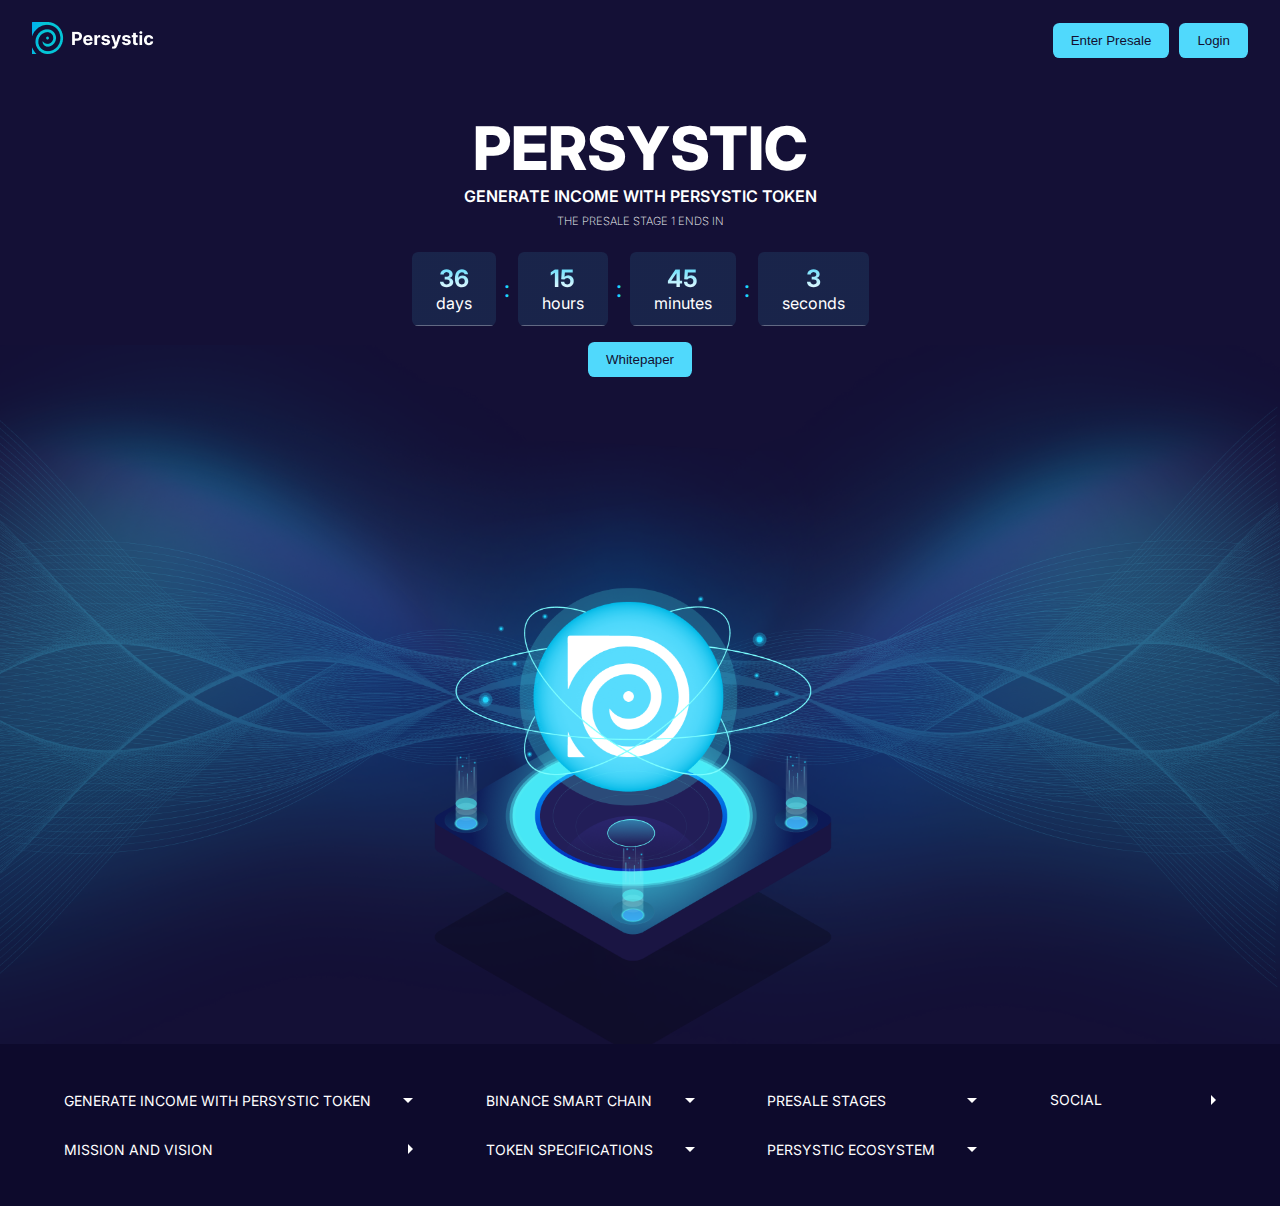
<file: index.html>
<!DOCTYPE html>
<html lang="en">
  <head>
    <meta charset="UTF-8" />
    <meta http-equiv="X-UA-Compatible" content="IE=edge" />
    <meta name="viewport" content="width=device-width, initial-scale=1.0" />
    <meta property="og:type" content="website" />
    <meta
      name="description"
      content="Persystic token is a tokenized mixed social network that enables people to communicate with one another. Click now and learn more about Persystic Finance."
    />
    <meta
      name="og:title"
      content="Persystic &#8211; Generate Income with Persystic Token"
    />
    <meta
      property="og:description"
      content="Generate Income with Persystic Tokens"
    />
    <meta property="og:url" content="http://www.google.com/search?q=" />
    <meta property="og:image" content="" />
    <meta property="og:site_name" content="Persystic" />
    <meta property="og:image" content="img/favicon" />
    <meta property="og:image:width" content="1023" />
    <meta property="og:image:height" content="672" />
    <meta property="og:image:alt" content="Persystic" />
    <!-- <meta name="twitter:site" content="" /> -->
    <!-- <meta name="twitter:card" content="summary_large_image" /> -->
    <meta
      name="twitter:description"
      content="Generate Income with Persystic Token"
    />
    <!-- <meta name="twitter:creator" content="" /> -->
    <!-- <meta name="twitter:image" content="" /> -->
    <link rel="apple-touch-icon" href="img/favicon" />
    <link rel="stylesheet" href="styles/extras.css" />
    <link rel="stylesheet" href="styles/img-fix.css" />
    <link rel="stylesheet" href="styles/globalStyle.css" />
    <link rel="stylesheet" href="styles/LandingPage.css" />
    <title>Persystic Token | Persystic Finance</title>
    <link
      rel="icon"
      type="image/x-icon"
      href="img/favicon.png"
      alt="Persystic"
    />
  </head>
  <body>
    <header class="main-header">
      <div class="container">
        <nav>
          <div class="logo">
            <a href="index.html">
              <img src="img/logo.png" alt="logo" />
            </a>
          </div>
          <div class="right">
            <a href="https://join.persystic.io/register">
              <button class="btn">Enter Presale</button>
            </a>
            <a href="https://join.persystic.io/login">
              <button class="btn">Login</button>
            </a>
          </div>
        </nav>
      </div>
    </header>

    <section class="showcase">
      <div class="container flex">
        <h1 class="showcase-header">Persystic</h1>
        <h2>Generate Income with Persystic Token</h2>
        <h3 class="showcase-para">The Presale Stage 1 ends in</h3>

        <div class="countdown-container">
          <div class="days">
            <h1 class="day">12</h1>
            <p class="days-indc">Days</p>
          </div>
          <div class="colon">:</div>
          <div class="hours">
            <h1 class="hour">06</h1>
            <p class="hours-indc">Hours</p>
          </div>
          <div class="colon">:</div>
          <div class="minutes">
            <h1 class="minute">30</h1>
            <p class="minutes-indc">minutes</p>
          </div>
          <div class="colon">:</div>
          <div class="seconds">
            <h1 class="second">39</h1>
            <p class="seconds-indc">seconds</p>
          </div>
        </div>
        <a href="Persystic.pdf">
          <button class="btn btn-2">Whitepaper</button>
        </a>
      </div>
    </section>

    <div class="showcase-img">
      <img src="img/img.png" alt="" class="img-dk" />
      <img src="img/img-mb.png" alt="" class="img-mb" />
    </div>

    <footer class="footer">
      <div class="container">
        <div class="col-1 col">
          <div>
            <a href="generateIncome.html">
              <li>Generate Income with Persystic Token</li>
            </a>
            <img src="img/arrow-down.png" alt="" />
          </div>
          <div>
            <a href="mission.html">
              <li>Mission and Vision</li>
            </a>
            <img src="img/arrow-right.png" alt="" />
          </div>
        </div>

        <div class="col-2 col">
          <div>
            <a href="binance.html">
              <li>BINANCE SMART CHAIN</li>
            </a>
            <img src="img/arrow-down.png" alt="" />
          </div>
          <div>
            <a href="specifications.html">
              <li>Token Specifications</li>
            </a>
            <img src="img/arrow-down.png" alt="" />
          </div>
        </div>
        <div class="col-3 col">
          <div>
            <a href="presale.html">
              <li>Presale stages</li>
            </a>
            <img src="img/arrow-down.png" alt="" />
          </div>
          <div>
            <a href="ecosystem.html">
              <li>Persystic Ecosystem</li>
            </a>
            <img src="img/arrow-down.png" alt="" />
          </div>
        </div>
        <div class="col-4">
          <div class="col-4a">
            <li>Social</li>
            <img src="img/arrow-right.png" alt="" />
          </div>
          <div class="socials">
            <a href="https://twitter.com/PersysticToken">
              <img src="img/footer-logo/twitter.png" alt="" />
            </a>
            <a href="https://t.me/PersysticTokenOfficial">
              <img src="img/footer-logo/telegram.png" alt="" />
            </a>
            <img src="img/footer-logo/instagram.png" alt="" />
            <img src="img/footer-logo/facebook.png" alt="" />
            <img src="img/footer-logo/discord.png" alt="" />
          </div>
        </div>
      </div>
    </footer>
    <script src="scripts/app.js"></script>
  </body>
</html>
</file>
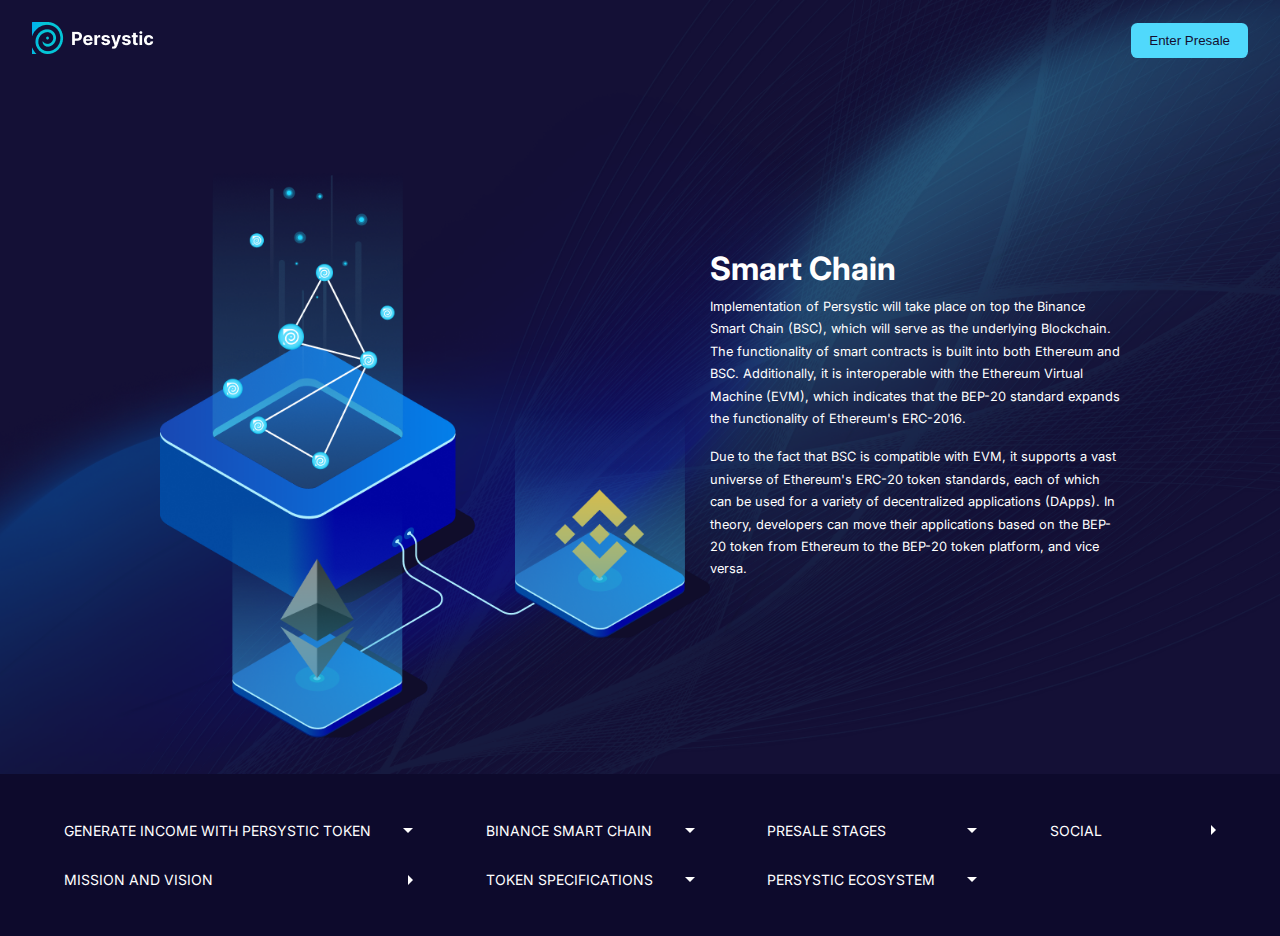
<file: binance.html>
<!DOCTYPE html>
<html lang="en">
  <head>
    <meta charset="UTF-8" />
    <meta http-equiv="X-UA-Compatible" content="IE=edge" />
    <meta name="viewport" content="width=device-width, initial-scale=1.0" />
    <meta property="og:type" content="website" />
    <meta
      name="description"
      content="Implementation of Persystic will take place atop the Binance Smart
    Chain (BSC), which will serve as the underlying Blockchain. The
    functionality of smart contracts is built into both Ethereum and
    BSC. Additionally, it is interoperable with the Ethereum Virtual
    Machine (EVM), which indicates that the BEP-20 standard expands the
    functionality of Ethereum's ERC-2016."
    />
    <meta name="og:title" content="Binance Smart Chain" />
    <meta
      property="og:description"
      content="Implementation of Persystic will take place atop the Binance Smart
    Chain (BSC), which will serve as the underlying Blockchain. The
    functionality of smart contracts is built into both Ethereum and
    BSC. Additionally, it is interoperable with the Ethereum Virtual
    Machine (EVM), which indicates that the BEP-20 standard expands the
    functionality of Ethereum's ERC-2016."
    />
    <link rel="stylesheet" href="styles/globalStyle.css" />
    <link rel="stylesheet" href="styles/binance.css" />
    <title>Binance Smart Chain</title>
    <link
      rel="icon"
      type="image/x-icon"
      href="img/favicon.png"
      alt="Persystic"
    />
  </head>
  <body>
    <header class="main-header">
      <div class="container">
        <nav>
          <div class="logo">
            <a href="index.html">
              <img src="img/logo.png" alt="logo" />
            </a>
          </div>
          <div class="right">
            <a href="https://join.persystic.io/register">
              <button class="btn">Enter Presale</button>
            </a>
          </div>
        </nav>
      </div>
    </header>

    <section class="showcase">
      <div class="container grid">
        <div class="showcase-img">
          <img src="img/binance/showcase.png" alt="" />
        </div>
        <div class="showcase-text">
          <h1>Smart Chain</h1>
          <p>
            Implementation of Persystic will take place on top the Binance Smart
            Chain (BSC), which will serve as the underlying Blockchain. The
            functionality of smart contracts is built into both Ethereum and
            BSC. Additionally, it is interoperable with the Ethereum Virtual
            Machine (EVM), which indicates that the BEP-20 standard expands the
            functionality of Ethereum's ERC-2016.
          </p>
          <p>
            Due to the fact that BSC is compatible with EVM, it supports a vast
            universe of Ethereum's ERC-20 token standards, each of which can be
            used for a variety of decentralized applications (DApps). In theory,
            developers can move their applications based on the BEP-20 token
            from Ethereum to the BEP-20 token platform, and vice versa.
          </p>
        </div>
      </div>
    </section>

    <footer class="footer">
      <div class="container">
        <div class="col-1 col">
          <div>
            <a href="generateIncome.html">
              <li>Generate Income with Persystic Token</li>
            </a>
            <img src="img/arrow-down.png" alt="" />
          </div>
          <div>
            <a href="mission.html">
              <li>Mission and Vision</li>
            </a>
            <img src="img/arrow-right.png" alt="" />
          </div>
        </div>

        <div class="col-2 col">
          <div>
            <a href="binance.html">
              <li>BINANCE SMART CHAIN</li>
            </a>
            <img src="img/arrow-down.png" alt="" />
          </div>
          <div>
            <a href="specifications.html">
              <li>Token Specifications</li>
            </a>
            <img src="img/arrow-down.png" alt="" />
          </div>
        </div>
        <div class="col-3 col">
          <div>
            <a href="presale.html">
              <li>Presale stages</li>
            </a>
            <img src="img/arrow-down.png" alt="" />
          </div>
          <div>
            <a href="ecosystem.html">
              <li>Persystic Ecosystem</li>
            </a>
            <img src="img/arrow-down.png" alt="" />
          </div>
        </div>
        <div class="col-4">
          <div class="col-4a">
            <li>Social</li>
            <img src="img/arrow-right.png" alt="" />
          </div>
          <div class="socials">
            <a href="https://twitter.com/PersysticToken">
              <img src="img/footer-logo/twitter.png" alt="" />
            </a>
            <a href="https://t.me/PersysticTokenOfficial">
              <img src="img/footer-logo/telegram.png" alt="" />
            </a>
            <img src="img/footer-logo/instagram.png" alt="" />
            <img src="img/footer-logo/facebook.png" alt="" />
            <img src="img/footer-logo/discord.png" alt="" />
          </div>
        </div>
      </div>
    </footer>

    <script src="scripts/app1.js"></script>
  </body>
</html>
</file>
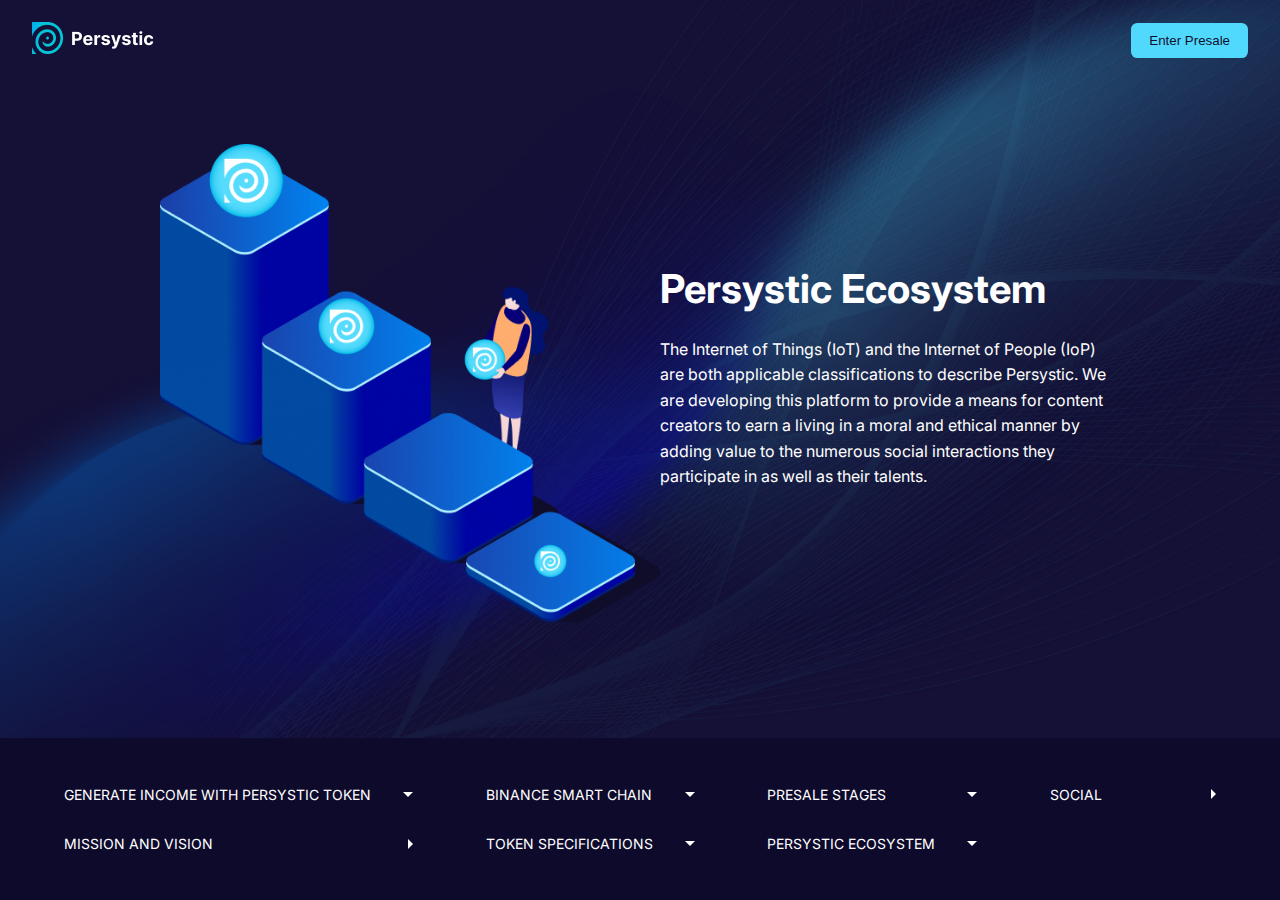
<file: ecosystem.html>
<!DOCTYPE html>
<html lang="en">
  <head>
    <meta charset="UTF-8" />
    <meta http-equiv="X-UA-Compatible" content="IE=edge" />
    <meta name="viewport" content="width=device-width, initial-scale=1.0" />
    <meta property="og:type" content="website" />
    <meta
      name="description"
      content="The Internet of Things (IoT) and the Internet of People (IoP) are
            both applicable classifications to describe Persystic. We are
            developing this platform to provide a means for content creators to
            earn a living in a moral and ethical manner by adding value to the
            numerous social interactions they participate in as well as their
            talents."
    />
    <meta name="og:title" content="Persystic Ecosystem" />
    <meta
      property="og:description"
      content="The Internet of Things (IoT) and the Internet of People (IoP) are
            both applicable classifications to describe Persystic. We are
            developing this platform to provide a means for content creators to
            earn a living in a moral and ethical manner by adding value to the
            numerous social interactions they participate in as well as their
            talents.s"
    />
    <link rel="stylesheet" href="styles/globalStyle.css" />
    <link rel="stylesheet" href="styles/ecosystem.css" />
    <title>Persystic Ecosystem</title>
    <link
      rel="icon"
      type="image/x-icon"
      href="img/favicon.png"
      alt="Persystic"
    />
  </head>
  <body>
    <header class="main-header">
      <div class="container">
        <nav>
          <div class="logo">
            <a href="index.html">
              <img src="img/logo.png" alt="logo" />
            </a>
          </div>
          <div class="right">
            <a href="https://join.persystic.io/register">
              <button class="btn">Enter Presale</button>
            </a>
          </div>
        </nav>
      </div>
    </header>

    <section class="showcase">
      <div class="container grid">
        <div class="showcase-img">
          <img src="img/ecosystem/showcase.png" alt="ecosystem" />
        </div>
        <div class="showcase-text">
          <h1>Persystic Ecosystem</h1>
          <p>
            The Internet of Things (IoT) and the Internet of People (IoP) are
            both applicable classifications to describe Persystic. We are
            developing this platform to provide a means for content creators to
            earn a living in a moral and ethical manner by adding value to the
            numerous social interactions they participate in as well as their
            talents.
          </p>
        </div>
      </div>
    </section>

    <footer class="footer">
      <div class="container">
        <div class="col-1 col">
          <div>
            <a href="generateIncome.html">
              <li>Generate Income with Persystic Token</li>
            </a>
            <img src="img/arrow-down.png" alt="" />
          </div>
          <div>
            <a href="mission.html">
              <li>Mission and Vision</li>
            </a>
            <img src="img/arrow-right.png" alt="" />
          </div>
        </div>

        <div class="col-2 col">
          <div>
            <a href="binance.html">
              <li>BINANCE SMART CHAIN</li>
            </a>
            <img src="img/arrow-down.png" alt="" />
          </div>
          <div>
            <a href="specifications.html">
              <li>Token Specifications</li>
            </a>
            <img src="img/arrow-down.png" alt="" />
          </div>
        </div>
        <div class="col-3 col">
          <div>
            <a href="presale.html">
              <li>Presale stages</li>
            </a>
            <img src="img/arrow-down.png" alt="" />
          </div>
          <div>
            <a href="ecosystem.html">
              <li>Persystic Ecosystem</li>
            </a>
            <img src="img/arrow-down.png" alt="" />
          </div>
        </div>
        <div class="col-4">
          <div class="col-4a">
            <li>Social</li>
            <img src="img/arrow-right.png" alt="" />
          </div>
          <div class="socials">
            <a href="https://twitter.com/PersysticToken">
              <img src="img/footer-logo/twitter.png" alt="" />
            </a>
            <a href="https://t.me/PersysticTokenOfficial">
              <img src="img/footer-logo/telegram.png" alt="" />
            </a>
            <img src="img/footer-logo/instagram.png" alt="" />
            <img src="img/footer-logo/facebook.png" alt="" />
            <img src="img/footer-logo/discord.png" alt="" />
          </div>
        </div>
      </div>
    </footer>

    <script src="scripts/app2.js"></script>
  </body>
</html>
</file>
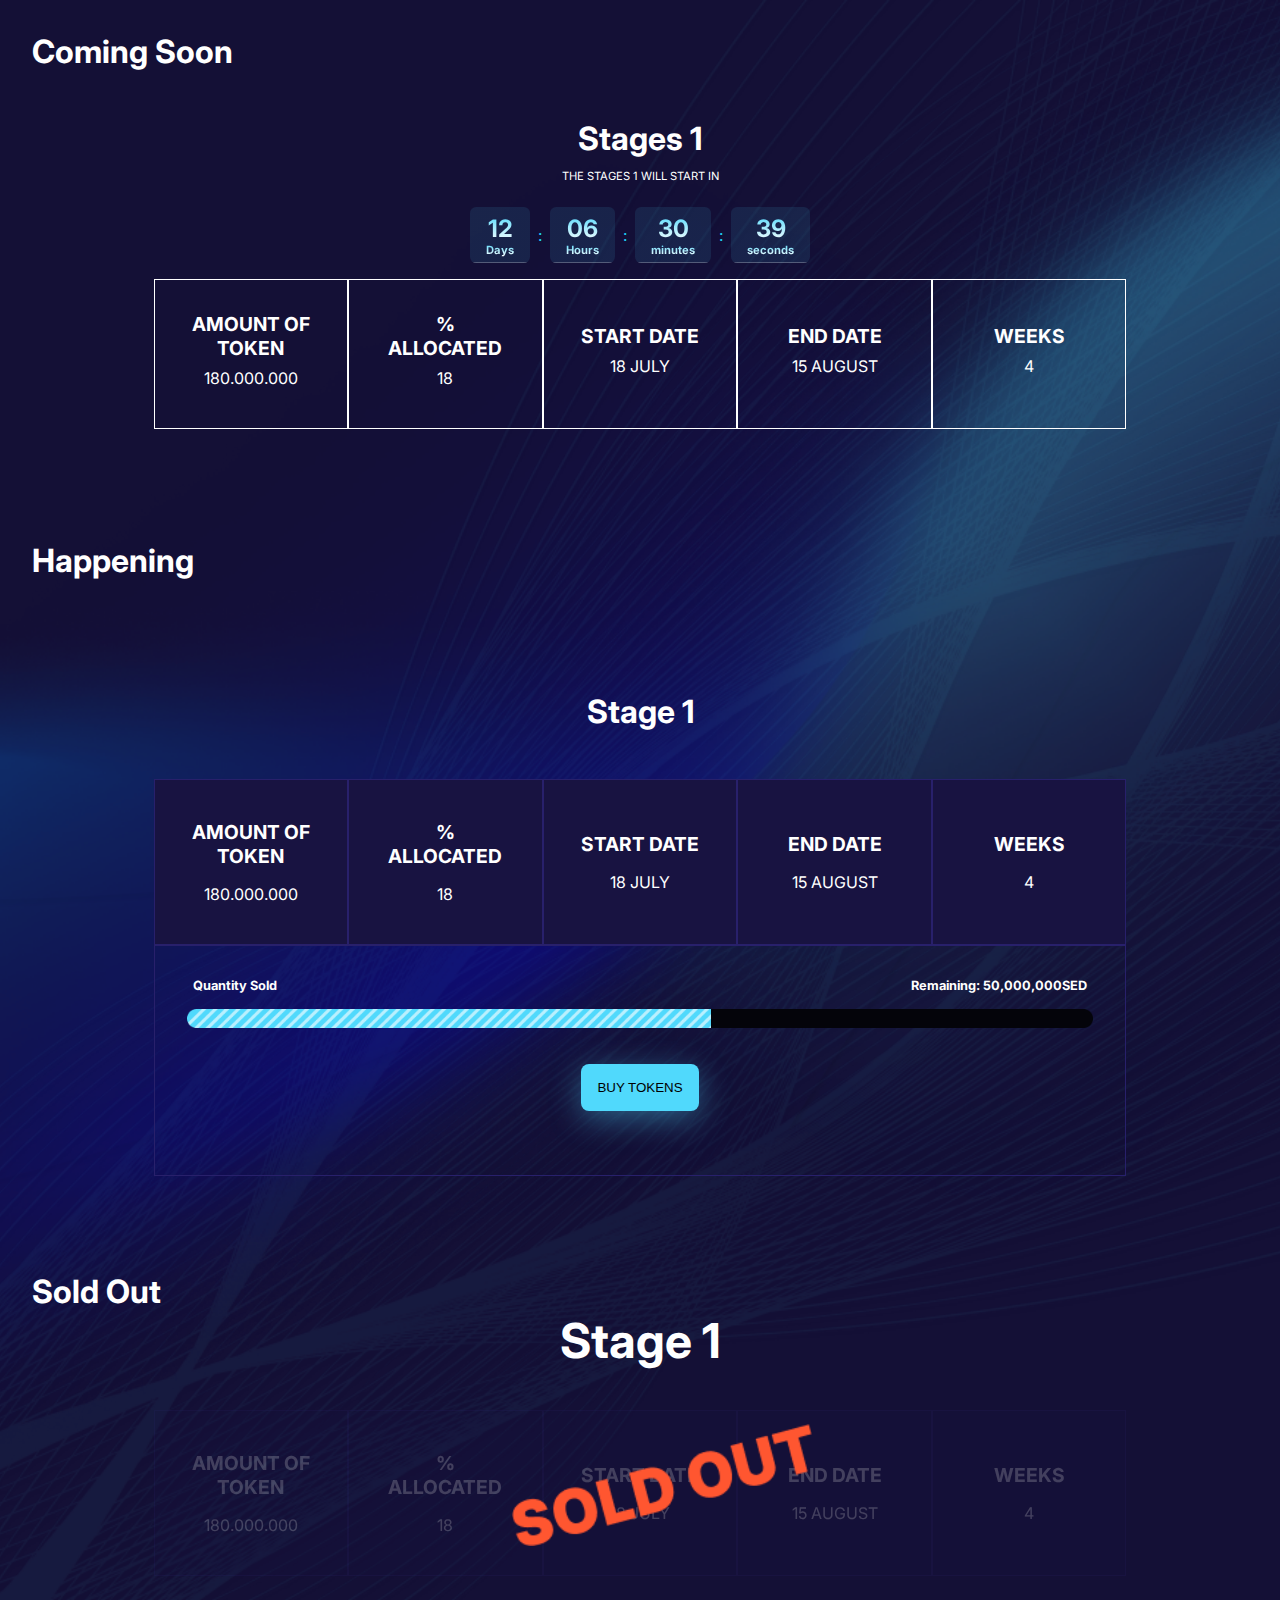
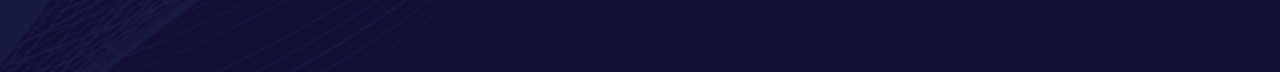
<file: enterpresale.html>
<!DOCTYPE html>
<html lang="en">
  <head>
    <meta charset="UTF-8" />
    <meta http-equiv="X-UA-Compatible" content="IE=edge" />
    <meta name="viewport" content="width=device-width, initial-scale=1.0" />
    <meta property="og:type" content="website" />
    <meta name="description" content="Enter Presale" />
    <meta name="og:title" content="Persystic &#8211; Enter Presale" />
    <meta property="og:description" content="Enter Presales" />
    <link rel="stylesheet" href="styles/globalStyle.css" />
    <link rel="stylesheet" href="styles/enterpresale.css" />
    <title>Enter Presale</title>
    <link rel="icon" type="image/x-icon" href="img/favicon.png" alt="Persystic" />
  </head>
  <body>
    <header class="main-header">
      <div class="container">
        <h1>Coming Soon</h1>
      </div>
    </header>

    <section class="showcase">
      <div class="container flex">
        <div class="stages-1">
          <h3>Stages 1</h3>
          <p>The stages 1 will start in</p>
        </div>

        <div class="countdown-container">
          <div class="days">
            <h1>12</h1>
            <h2>Days</h2>
          </div>
          <div class="colon">:</div>
          <div class="hours">
            <h1>06</h1>
            <h2>Hours</h2>
          </div>
          <div class="colon">:</div>
          <div class="minutes">
            <h1>30</h1>
            <h2>minutes</h2>
          </div>
          <div class="colon">:</div>
          <div class="seconds">
            <h1>39</h1>
            <h2>seconds</h2>
          </div>
        </div>

        <div class="stage stage-1">
          <div class="col col-1">
            <h1>Amount of token</h1>
            <p>180.000.000</p>
          </div>
          <div class="col col-2">
            <h1>% Allocated</h1>
            <p>18</p>
          </div>
          <div class="col col-3">
            <h1>start date</h1>
            <p>18 July</p>
          </div>
          <div class="col col-4">
            <h1>End date</h1>
            <p>15 August</p>
          </div>
          <div class="col col-5">
            <h1>weeks</h1>
            <p>4</p>
          </div>
        </div>
      </div>
    </section>

    <section class="happening">
      <div class="container">
        <div class="header">
          <h1>Happening</h1>
        </div>

        <div class="box-header">
          <h1>Stage 1</h1>
        </div>

        <div class="boxes">
          <div class="box box-1">
            <h1>Amount of token</h1>
            <p>180.000.000</p>
          </div>
          <div class="box box-2">
            <h1>% Allocated</h1>
            <p>18</p>
          </div>
          <div class="box box-3">
            <h1>start date</h1>
            <p>18 July</p>
          </div>
          <div class="box box-4">
            <h1>End date</h1>
            <p>15 August</p>
          </div>
          <div class="box box-5">
            <h1>weeks</h1>
            <p>4</p>
          </div>
        </div>
      </div>
      <div class="quantity-box">
        <div class="quantity">
          <h1>Quantity Sold</h1>
          <h1>Remaining: 50,000,000SED</h1>
        </div>
        <img src="img/presale/progress-bar.png" alt="" />
        <div class="presale-btn">
          <button>BUY TOKENS</button>
        </div>
      </div>
    </section>

    <section class="sold-out">
      <div class="container">
        <div class="sold-out-header">
          <h1>Sold Out</h1>
        </div>
        <div class="header">
          <h1>Stage 1</h1>
        </div>
        <div class="sold-out-content">
          <div class="box box-1">
            <h1>Amount of token</h1>
            <p>180.000.000</p>
          </div>
          <div class="box box-2">
            <h1>% Allocated</h1>
            <p>18</p>
          </div>
          <div class="box box-3">
            <h1>start date</h1>
            <p>18 July</p>
          </div>
          <div class="box box-4">
            <h1>End date</h1>
            <p>15 August</p>
          </div>
          <div class="box box-5">
            <h1>weeks</h1>
            <p>4</p>
          </div>
        </div>
      </div>
      <img src="img/presale/sold-out.png" alt="sold-out" />
    </section>
    <!-- Global site tag (gtag.js) - Google Analytics -->
   
    <script src="scripts/app3.js"></script>
  </body>
</html>
</file>
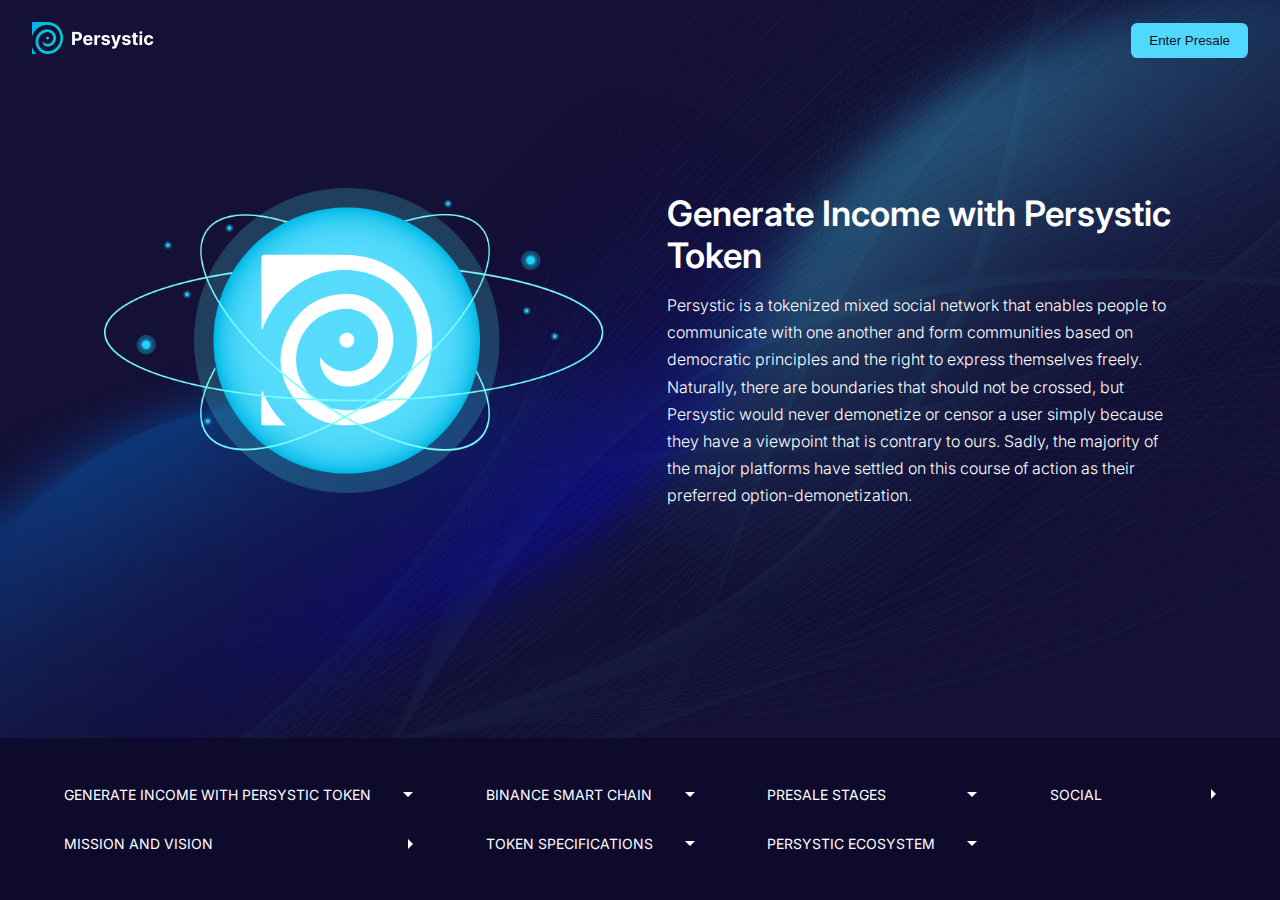
<file: generateIncome.html>
<!DOCTYPE html>
<html lang="en">
  <head>
    <meta charset="UTF-8" />
    <meta http-equiv="X-UA-Compatible" content="IE=edge" />
    <meta name="viewport" content="width=device-width, initial-scale=1.0" />
    <meta property="og:type" content="website" />
    <meta
      name="description"
      content="Persystic is a tokenized mixed social network that enables people to
    communicate with one another and form communities based on
    democratic principles and the right to express themselves freely.
    Naturally, there are boundaries that should not be crossed, but
    Persystic would never demonetize or censor a user simply because
    they have a viewpoint that is contrary to ours. Sadly, the majority
    of the major platforms have settled on this course of action as
    their preferred option-demonetization."
    />
    <meta
      name="og:title"
      content="Persystic &#8211; Generate Income with Persystic Token"
    />
    <meta
      property="og:description"
      content="Persystic is a tokenized mixed social network that enables people to
    communicate with one another and form communities based on
    democratic principles and the right to express themselves freely.
    Naturally, there are boundaries that should not be crossed, but
    Persystic would never demonetize or censor a user simply because
    they have a viewpoint that is contrary to ours. Sadly, the majority
    of the major platforms have settled on this course of action as
    their preferred option-demonetization."
    />
    <link rel="stylesheet" href="styles/globalStyle.css" />
    <link rel="stylesheet" href="styles/generateIncome.css" />
    <title>Generate Income with Persystic Token</title>
    <link
      rel="icon"
      type="image/x-icon"
      href="img/favicon.png"
      alt="Persystic"
    />
  </head>
  <body>
    <header class="main-header">
      <div class="container">
        <nav>
          <div class="logo">
            <a href="index.html">
              <img src="img/logo.png" alt="logo" />
            </a>
          </div>
          <div class="right">
            <a href="https://join.persystic.io/register">
              <button class="btn">Enter Presale</button>
            </a>
          </div>
        </nav>
      </div>
    </header>

    <section class="showcase">
      <div class="container grid">
        <div class="showcase-img">
          <img src="img/showcase2-img.png" alt="" />
        </div>
        <div class="showcase-text">
          <h1>Generate Income with Persystic Token</h1>
          <p>
            Persystic is a tokenized mixed social network that enables people to
            communicate with one another and form communities based on
            democratic principles and the right to express themselves freely.
            Naturally, there are boundaries that should not be crossed, but
            Persystic would never demonetize or censor a user simply because
            they have a viewpoint that is contrary to ours. Sadly, the majority
            of the major platforms have settled on this course of action as
            their preferred option-demonetization.
          </p>
        </div>
      </div>
    </section>
    <!-- <img src="img/generateIncome/bg-img.svg" alt="" class="main-bg"> -->

    <footer class="footer">
      <div class="container">
        <div class="col-1 col">
          <div>
            <a href="generateIncome.html">
              <li>Generate Income with Persystic Token</li>
            </a>
            <img src="img/arrow-down.png" alt="" />
          </div>
          <div>
            <a href="mission.html">
              <li>Mission and Vision</li>
            </a>
            <img src="img/arrow-right.png" alt="" />
          </div>
        </div>

        <div class="col-2 col">
          <div>
            <a href="binance.html">
              <li>BINANCE SMART CHAIN</li>
            </a>
            <img src="img/arrow-down.png" alt="" />
          </div>
          <div>
            <a href="specifications.html">
              <li>Token Specifications</li>
            </a>
            <img src="img/arrow-down.png" alt="" />
          </div>
        </div>
        <div class="col-3 col">
          <div>
            <a href="presale.html">
              <li>Presale stages</li>
            </a>
            <img src="img/arrow-down.png" alt="" />
          </div>
          <div>
            <a href="ecosystem.html">
              <li>Persystic Ecosystem</li>
            </a>
            <img src="img/arrow-down.png" alt="" />
          </div>
        </div>
        <div class="col-4">
          <div class="col-4a">
            <li>Social</li>
            <img src="img/arrow-right.png" alt="" />
          </div>
          <div class="socials">
            <a href="https://twitter.com/PersysticToken">
              <img src="img/footer-logo/twitter.png" alt="" />
            </a>
            <a href="https://t.me/PersysticTokenOfficial">
              <img src="img/footer-logo/telegram.png" alt="" />
            </a>
            <img src="img/footer-logo/instagram.png" alt="" />
            <img src="img/footer-logo/facebook.png" alt="" />
            <img src="img/footer-logo/discord.png" alt="" />
          </div>
        </div>
      </div>
    </footer>

    <script src="scripts/app4.js"></script>
  </body>
</html>
</file>
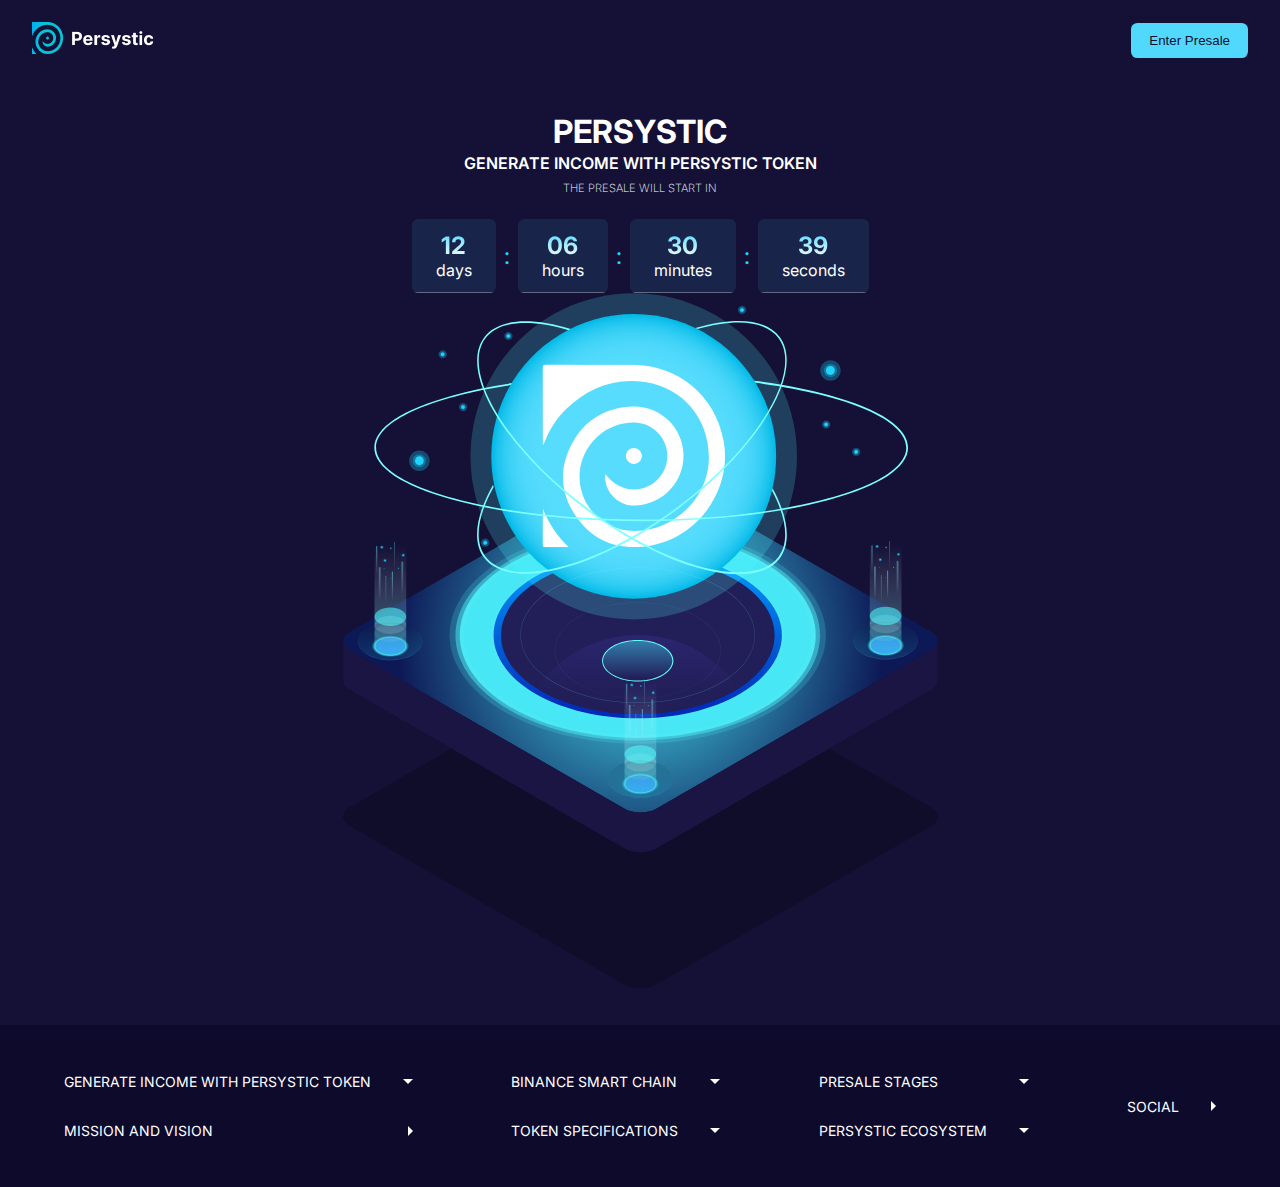
<file: landingPage.html>
<!DOCTYPE html>
<html lang="en">
  <head>
    <meta charset="UTF-8" />
    <meta http-equiv="X-UA-Compatible" content="IE=edge" />
    <meta name="viewport" content="width=device-width, initial-scale=1.0" />
    <link rel="stylesheet" href="styles/globalStyle.css" />
    <link rel="stylesheet" href="styles/LandingPage.css" />
    <title>Document</title>
  </head>
  <body>
    <header class="main-header">
      <div class="container">
        <nav>
          <div class="logo">
            <img src="img/logo.png" alt="logo" />
          </div>
          <a href="enterpresale.html">
            <button class="btn">Enter Presale</button>
          </a>
        </nav>
      </div>
    </header>

    <section class="showcase">
      <div class="container flex">
        <h1>Persystic</h1>
        <h2>Generate Income with Persystic Token</h2>
        <h3 class="showcase-para">The Presale will start in</h3>

        <div class="countdown-container">
          <div class="days">
            <h1>12</h1>
            <p>Days</p>
          </div>
          <div class="colon">:</div>
          <div class="hours">
            <h1>06</h1>
            <p>Hours</p>
          </div>
          <div class="colon">:</div>
          <div class="minutes">
            <h1>30</h1>
            <p>minutes</p>
          </div>
          <div class="colon">:</div>
          <div class="seconds">
            <h1>39</h1>
            <p>seconds</p>
          </div>
        </div>
        <div class="showcase-img">
          <img src="img/showcase.svg" alt="" />
        </div>
      </div>
    </section>

    <footer class="footer">
      <div class="container">
        <div class="col-1 col">
          <div>
            <a href="generateIncome.html">
              <li>Generate Income with Persystic Token</li>
            </a>
            <img src="img/arrow-down.png" alt="" />
          </div>
          <div>
            <a href="mission.html">
              <li>Mission and Vision</li>
            </a>
            <img src="img/arrow-right.png" alt="" />
          </div>
        </div>

        <div class="col-2 col">
          <div>
            <a href="binance.html">
              <li>BINANCE SMART CHAIN</li>
            </a>
            <img src="img/arrow-down.png" alt="" />
          </div>
          <div>
            <a href="specifications.html">
                <li>Token Specifications</li>
            </a>
            <img src="img/arrow-down.png" alt="" />
          </div>
        </div>
        <div class="col-3 col">
          <div>
            <a href="presale.html">
                <li>Presale stages</li>
            </a>
            <img src="img/arrow-down.png" alt="" />
          </div>
          <div>
            <a href="ecosystem.html">
                <li>Persystic Ecosystem</li>
            </a>
            <img src="img/arrow-down.png" alt="" />
          </div>
        </div>
        <div class="col-4 col">
          <div>
            <li>Social</li>
            <img src="img/arrow-right.png" alt="" />
          </div>
        </div>
      </div>
    </footer>
  </body>
</html>
</file>
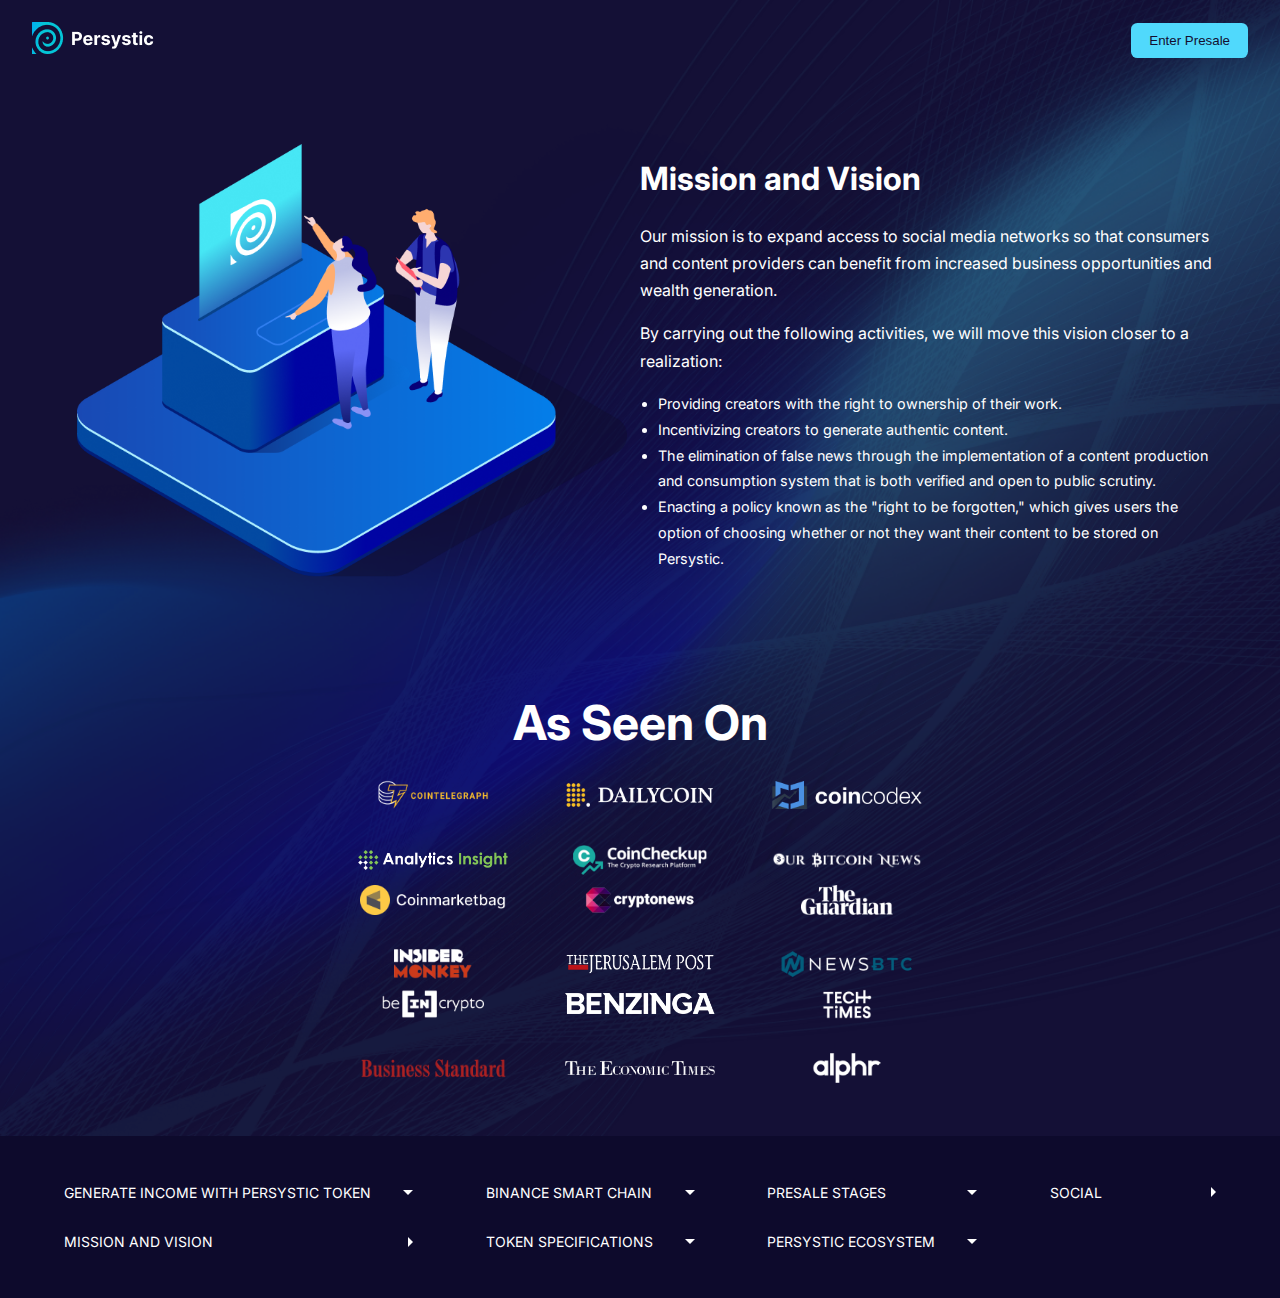
<file: mission.html>
<!DOCTYPE html>
<html lang="en">
  <head>
    <meta charset="UTF-8" />
    <meta http-equiv="X-UA-Compatible" content="IE=edge" />
    <meta name="viewport" content="width=device-width, initial-scale=1.0" />
    <meta property="og:type" content="website" />
    <meta
      name="description"
      content="Our mission is to expand access to social media networks so that
            consumers and content providers can benefit from increased business
            opportunities and wealth generation."
    />
    <meta name="og:title" content="Persystic &#8211; Mission and Vision" />
    <meta
      property="og:description"
      content="Our mission is to expand access to social media networks so that
            consumers and content providers can benefit from increased business
            opportunities and wealth generation.s"
    />
    <link rel="stylesheet" href="styles/globalStyle.css" />
    <link rel="stylesheet" href="styles/mission.css" />
    <title>Mission and Vision</title>
    <link
      rel="icon"
      type="image/x-icon"
      href="img/favicon.png"
      alt="Persystic"
    />
  </head>
  <body>
    <header class="main-header">
      <div class="container">
        <nav>
          <div class="logo">
            <a href="index.html">
              <img src="img/logo.png" alt="logo" />
            </a>
          </div>
          <div class="right">
            <a href="https://join.persystic.io/register">
              <button class="btn">Enter Presale</button>
            </a>
          </div>
        </nav>
      </div>
    </header>

    <section class="showcase">
      <div class="container grid">
        <div class="showcase-img">
          <img src="img/mission/showcase-img.png" alt="showcase" />
        </div>
        <div class="showcase-text">
          <h1>Mission and Vision</h1>
          <p>
            Our mission is to expand access to social media networks so that
            consumers and content providers can benefit from increased business
            opportunities and wealth generation.
          </p>
          <p>
            By carrying out the following activities, we will move this vision
            closer to a realization:
          </p>
          <ul>
            <li>
              Providing creators with the right to ownership of their work.
            </li>
            <li>Incentivizing creators to generate authentic content.</li>
            <li>
              The elimination of false news through the implementation of a
              content production and consumption system that is both verified
              and open to public scrutiny.
            </li>
            <li>
              Enacting a policy known as the "right to be forgotten," which
              gives users the option of choosing whether or not they want their
              content to be stored on Persystic.
            </li>
          </ul>
        </div>
      </div>
    </section>

    <section class="business">
      <h1>As Seen On</h1>
      <div class="container flex">
        <div class="business-img business-1">
          <img src="img/mission/icons/Cointelegraph.png" alt="" />
          <img src="img/mission/icons/Dailycoin.png" alt="" />
          <img src="img/mission/icons/Coincodex.png" alt="" />
          <img src="img/mission/icons/Analytics Insight.png" alt="" />
          <img src="img/mission/icons/Coincheckup 1.png" alt="" />
          <img src="img/mission/icons/Our Bitcoin News 1.png" alt="" />
        </div>

        <div class="business-img business-2">
          <img src="img/mission/icons/Coinmarketbag 1.png" alt="" />
          <img src="img/mission/icons/Cryptonews.png" alt="" />
          <img src="img/mission/icons/The Guardian.png" alt="" />
          <img src="img/mission/icons/Insider Monkey 1.png" alt="" />
          <img src="img/mission/icons/The Jerulsalem Post.png" alt="" />
          <img src="img/mission/icons/NewsBTC.png" alt="" />
        </div>

        <div class="business-img business-3">
          <img src="img/mission/icons/be in crypto.png" alt="" />
          <img src="img/mission/icons/Benzinga.png" alt="" />
          <img src="img/mission/icons/techtimes.png" alt="" />
          <img src="img/mission/icons/The Business Standard.png" alt="" />
          <img src="img/mission/icons/The Economic Times.png" alt="" />
          <img src="img/mission/icons/Alphr 1.png" alt="" />
        </div>
      </div>
    </section>

    <footer class="footer">
      <div class="container">
        <div class="col-1 col">
          <div>
            <a href="generateIncome.html">
              <li>Generate Income with Persystic Token</li>
            </a>
            <img src="img/arrow-down.png" alt="" />
          </div>
          <div>
            <a href="mission.html">
              <li>Mission and Vision</li>
            </a>
            <img src="img/arrow-right.png" alt="" />
          </div>
        </div>

        <div class="col-2 col">
          <div>
            <a href="binance.html">
              <li>BINANCE SMART CHAIN</li>
            </a>
            <img src="img/arrow-down.png" alt="" />
          </div>
          <div>
            <a href="specifications.html">
              <li>Token Specifications</li>
            </a>
            <img src="img/arrow-down.png" alt="" />
          </div>
        </div>
        <div class="col-3 col">
          <div>
            <a href="presale.html">
              <li>Presale stages</li>
            </a>
            <img src="img/arrow-down.png" alt="" />
          </div>
          <div>
            <a href="ecosystem.html">
              <li>Persystic Ecosystem</li>
            </a>
            <img src="img/arrow-down.png" alt="" />
          </div>
        </div>
        <div class="col-4">
          <div class="col-4a">
            <li>Social</li>
            <img src="img/arrow-right.png" alt="" />
          </div>
          <div class="socials">
            <a href="https://twitter.com/PersysticToken">
              <img src="img/footer-logo/twitter.png" alt="" />
            </a>
            <a href="https://t.me/PersysticTokenOfficial">
              <img src="img/footer-logo/telegram.png" alt="" />
            </a>
            <img src="img/footer-logo/instagram.png" alt="" />
            <img src="img/footer-logo/facebook.png" alt="" />
            <img src="img/footer-logo/discord.png" alt="" />
          </div>
        </div>
      </div>
    </footer>

    <script src="scripts/app5.js"></script>
  </body>
</html>
</file>
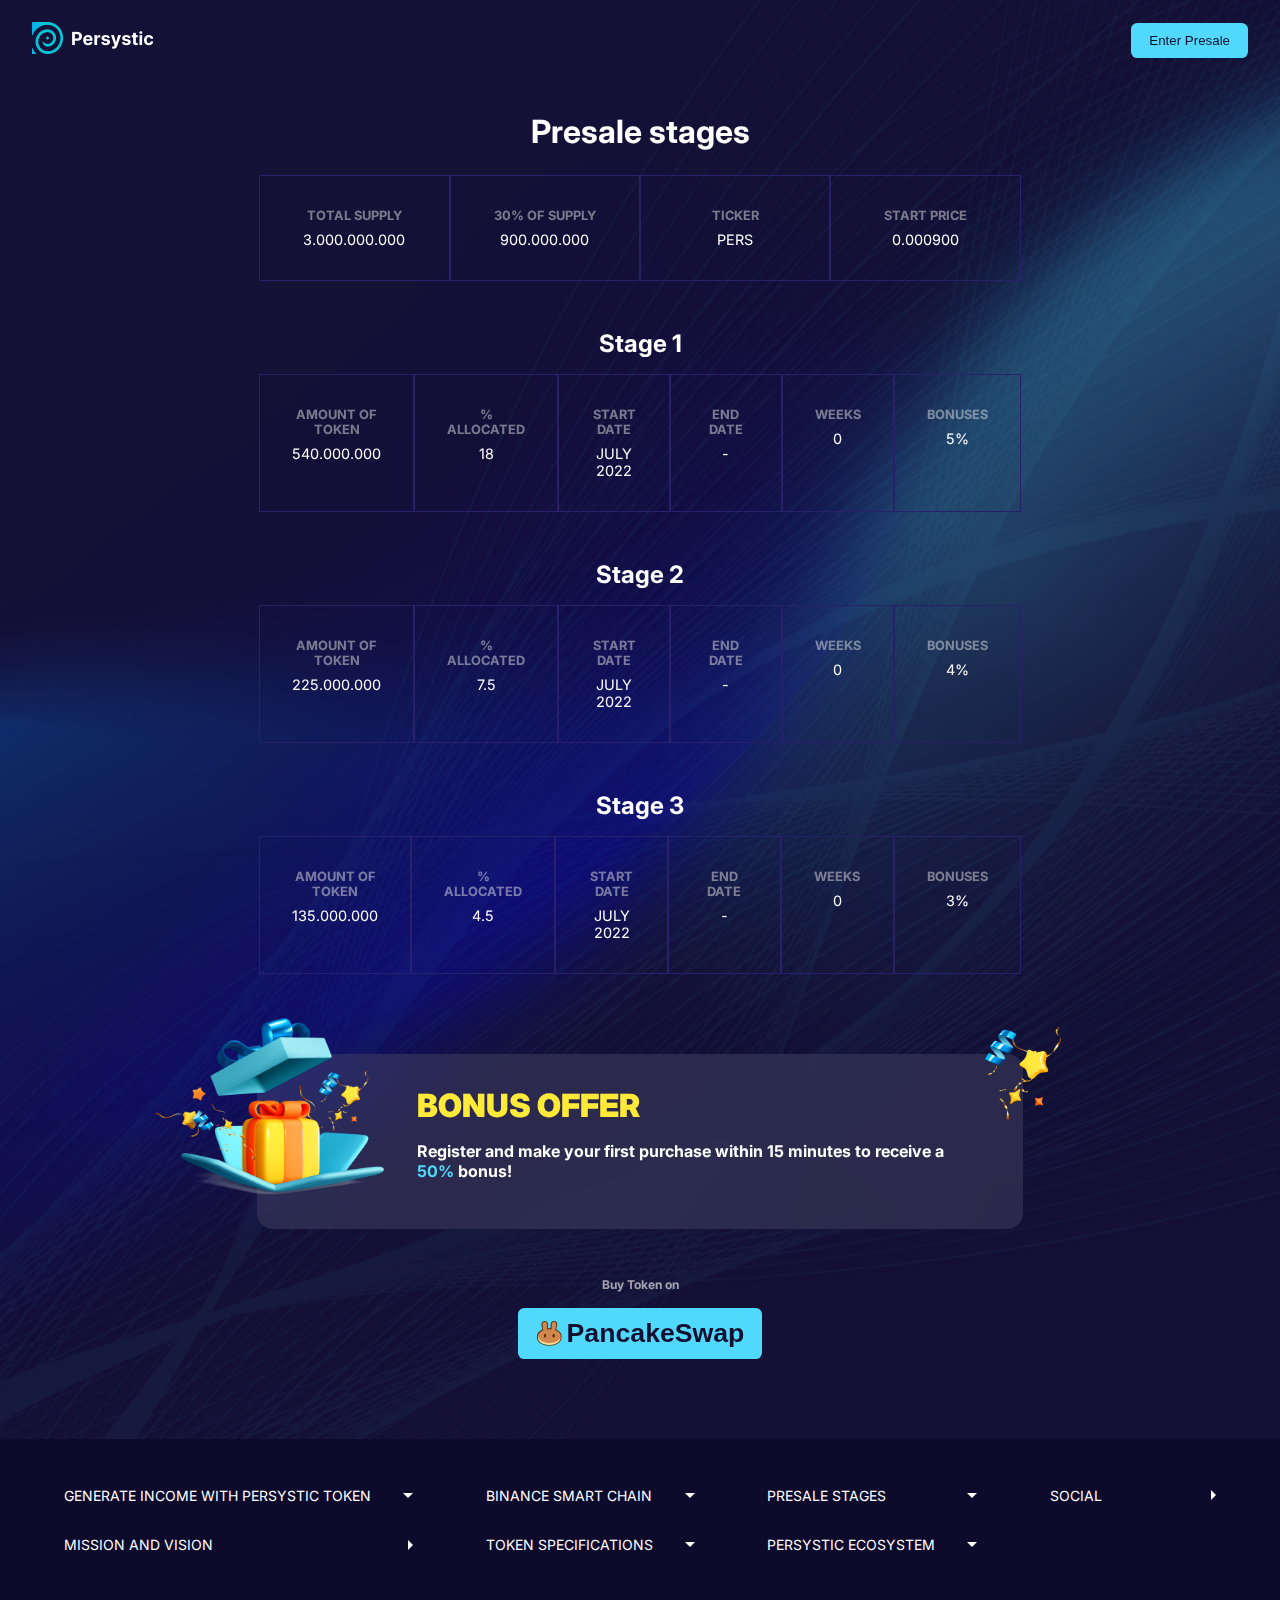
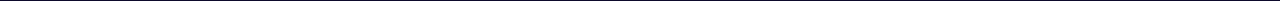
<file: presale.html>
<!DOCTYPE html>
<html lang="en">
  <head>
    <meta charset="UTF-8" />
    <meta http-equiv="X-UA-Compatible" content="IE=edge" />
    <meta name="viewport" content="width=device-width, initial-scale=1.0" />
    <meta property="og:type" content="website" />
    <meta name="description" content="Presale Stages" />
    <meta name="og:title" content="Persystic &#8211; Presale Stages" />
    <meta property="og:description" content="Presale Stagess" />
    <link rel="stylesheet" href="styles/globalStyle.css" />
    <link rel="stylesheet" href="styles/presale.css" />
    <title>Presale Stages</title>
    <link
      rel="icon"
      type="image/x-icon"
      href="img/favicon.png"
      alt="Persystic"
    />
  </head>
  <body>
    <header class="main-header">
      <div class="container">
        <nav>
          <div class="logo">
            <a href="index.html">
              <img src="img/logo.png" alt="logo" />
            </a>
          </div>
          <div class="right">
            <a href="https://join.persystic.io/register">
              <button class="btn">Enter Presale</button>
            </a>
          </div>
        </nav>
      </div>
    </header>

    <section class="showcase">
      <div class="container flex">
        <h1 class="header">Presale stages</h1>
        <div class="stages">
          <div class="col col-1">
            <h1>Total Supply</h1>
            <p>3.000.000.000</p>
          </div>
          <div class="col col-2">
            <h1>30% of Supply</h1>
            <p>900.000.000</p>
          </div>
          <div class="col col-3">
            <h1>Ticker</h1>
            <p>PERS</p>
          </div>
          <div class="col col-4">
            <h1>Start Price</h1>
            <p>0.000900</p>
          </div>
        </div>
        <div class="stages-1">
          <h3>Stage 1</h3>
        </div>
        <!-- <div class="countdown-container">
          <div class="days">
            <h1 class="day">12</h1>
            <p class="days-indc">Days</p>
          </div>
          <div class="colon">:</div>
          <div class="hours">
            <h1 class="hour">06</h1>
            <p class="hours-indc">Hours</p>
          </div>
          <div class="colon">:</div>
          <div class="minutes">
            <h1 class="minute">30</h1>
            <p class="minutes-indc">minutes</p>
          </div>
          <div class="colon">:</div>
          <div class="seconds">
            <h1 class="second">39</h1>
            <p class="seconds-indc">seconds</p>
          </div>
        </div> -->

        <div class="stage stage-1">
          <div class="col col-1">
            <h1>Amount of token</h1>
            <p>540.000.000</p>
          </div>
          <div class="col col-2">
            <h1>% Allocated</h1>
            <p>18</p>
          </div>
          <div class="col col-3">
            <h1>start date</h1>
            <p>July 2022</p>
          </div>
          <div class="col col-4">
            <h1>End date</h1>
            <p>-</p>
            <p></p>
          </div>

          <div class="col col-5">
            <h1>weeks</h1>
            <p>0</p>
          </div>
          <div class="col col-6">
            <h1>Bonuses</h1>
            <p>5%</p>
          </div>
        </div>
        <div class="stages-1">
          <h3>Stage 2</h3>
        </div>

        <div class="stage stage-2">
          <div class="col col-1">
            <h1>Amount of token</h1>
            <p>225.000.000</p>
          </div>
          <div class="col col-2">
            <h1>% Allocated</h1>
            <p>7.5</p>
          </div>
          <div class="col col-3">
            <h1>start date</h1>
            <p>July 2022</p>
          </div>
          <div class="col col-4">
            <h1>End date</h1>
            <p>-</p>
          </div>
          <div class="col col-5">
            <h1>weeks</h1>
            <p>0</p>
          </div>
          <div class="col col-6">
            <h1>Bonuses</h1>
            <p>4%</p>
          </div>
        </div>
        <div class="stages-1">
          <h3>Stage 3</h3>
        </div>

        <div class="stage stage-3">
          <div class="col col-1">
            <h1>Amount of token</h1>
            <p>135.000.000</p>
          </div>
          <div class="col col-2">
            <h1>% Allocated</h1>
            <p>4.5</p>
          </div>
          <div class="col col-3">
            <h1>start date</h1>
            <p>July 2022</p>
          </div>
          <div class="col col-4">
            <h1>End date</h1>
            <p>-</p>
          </div>
          <div class="col col-5">
            <h1>weeks</h1>
            <p>0</p>
          </div>
          <div class="col col-6">
            <h1>Bonuses</h1>
            <p>3%</p>
          </div>
        </div>
      </div>
    </section>

    <section class="offer">
      <div class="container">
        <div class="offer-container">
          <h1>Bonus Offer</h1>
          <p>
            Register and make your first purchase within 15 minutes to receive a
            <span>50%</span> bonus!
          </p>
        </div>
        <img src="img/gift-1.png" alt="" class="gift-1" />
        <img src="img/gift-1.png" alt="" class="gift-3" />
        <img src="img/gift-2.png" alt="" class="gift-2" />
      </div>
    </section>

    <section class="token">
      <div class="token-container">
        <h5>Buy Token on</h5>
        <button class="btn">
          <img src="img/pancake-swap.png" alt="" />
          <h1>PancakeSwap</h1>
        </button>
      </div>
    </section>

    <footer class="footer">
      <div class="container">
        <div class="col-1 col">
          <div>
            <a href="generateIncome.html">
              <li>Generate Income with Persystic Token</li>
            </a>
            <img src="img/arrow-down.png" alt="" />
          </div>
          <div>
            <a href="mission.html">
              <li>Mission and Vision</li>
            </a>
            <img src="img/arrow-right.png" alt="" />
          </div>
        </div>

        <div class="col-2 col">
          <div>
            <a href="binance.html">
              <li>BINANCE SMART CHAIN</li>
            </a>
            <img src="img/arrow-down.png" alt="" />
          </div>
          <div>
            <a href="specifications.html">
              <li>Token Specifications</li>
            </a>
            <img src="img/arrow-down.png" alt="" />
          </div>
        </div>
        <div class="col-3 col">
          <div>
            <a href="presale.html">
              <li>Presale stages</li>
            </a>
            <img src="img/arrow-down.png" alt="" />
          </div>
          <div>
            <a href="ecosystem.html">
              <li>Persystic Ecosystem</li>
            </a>
            <img src="img/arrow-down.png" alt="" />
          </div>
        </div>
        <div class="col-4">
          <div class="col-4a">
            <li>Social</li>
            <img src="img/arrow-right.png" alt="" />
          </div>
          <div class="socials">
            <a href="https://twitter.com/PersysticToken">
              <img src="img/footer-logo/twitter.png" alt="" />
            </a>
            <a href="https://t.me/PersysticTokenOfficial">
              <img src="img/footer-logo/telegram.png" alt="" />
            </a>
            <img src="img/footer-logo/instagram.png" alt="" />
            <img src="img/footer-logo/facebook.png" alt="" />
            <img src="img/footer-logo/discord.png" alt="" />
          </div>
        </div>
      </div>
    </footer>

    <script src="scripts/app6.js"></script>
  </body>
</html>
</file>
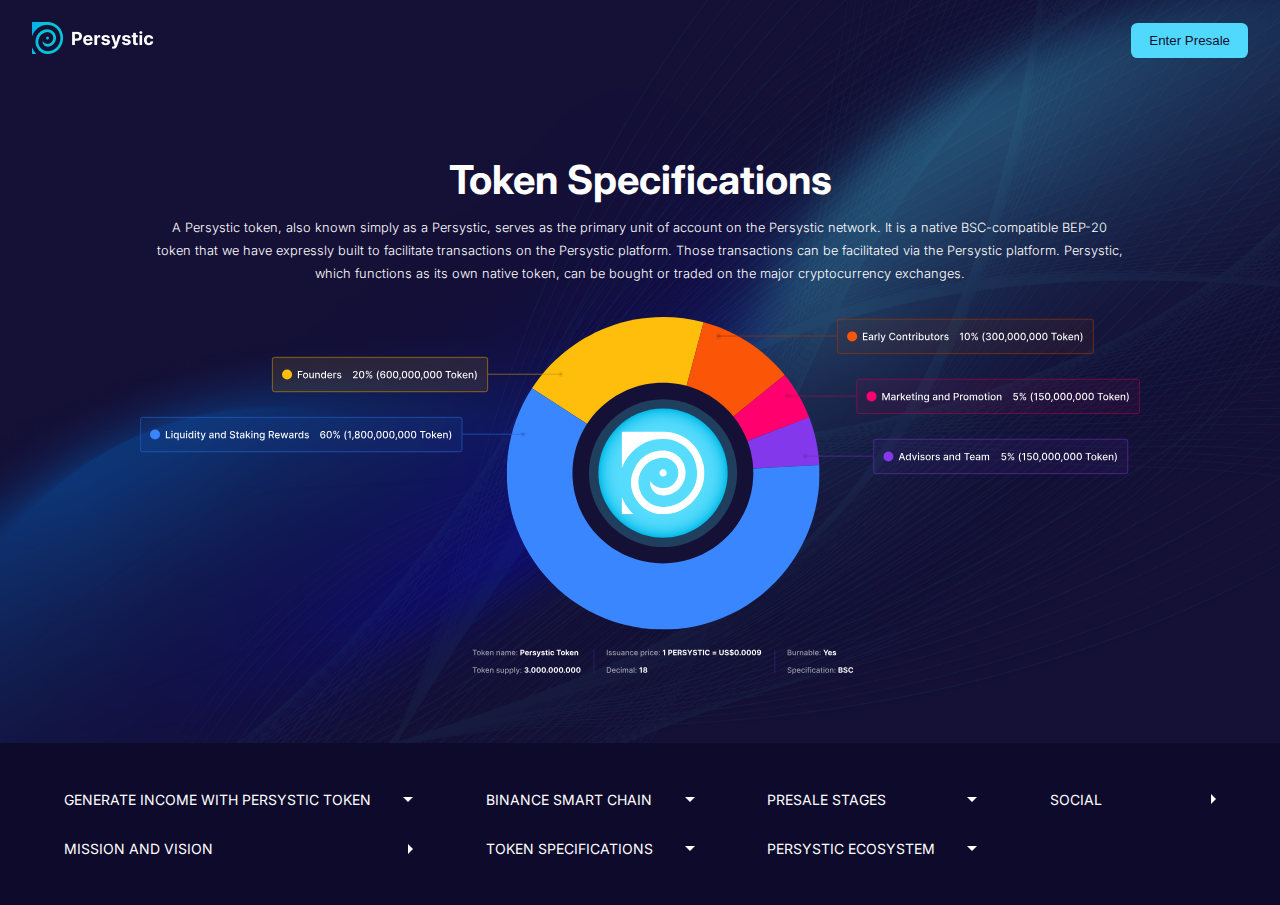
<file: specifications.html>
<!DOCTYPE html>
<html lang="en">
  <head>
    <meta charset="UTF-8" />
    <meta http-equiv="X-UA-Compatible" content="IE=edge" />
    <meta name="viewport" content="width=device-width, initial-scale=1.0" />
    <meta property="og:type" content="website" />
    <meta
      name="description"
      content=" A Persystic token, also known simply as a Persystic, serves as the
          primary unit of account on the Persystic network. It is a native
          BSC-compatible BEP-20 token that we have expressly built to facilitate
          transactions on the Persystic platform. Those transactions can be
          facilitated via the Persystic platform. Persystic, which functions as
          its own native token, can be bought or traded on the major
          cryptocurrency exchanges."
    />
    <meta name="og:title" content="Persystic &#8211; Token Specifications" />
    <meta
      property="og:description"
      content=" A Persystic token, also known simply as a Persystic, serves as the
          primary unit of account on the Persystic network. It is a native
          BSC-compatible BEP-20 token that we have expressly built to facilitate
          transactions on the Persystic platform. Those transactions can be
          facilitated via the Persystic platform. Persystic, which functions as
          its own native token, can be bought or traded on the major
          cryptocurrency exchanges.s"
    />
    <link rel="stylesheet" href="styles/globalStyle.css" />
    <link rel="stylesheet" href="styles/tokenspecs.css" />
    <title>Token Specifications</title>
    <link
      rel="icon"
      type="image/x-icon"
      href="img/favicon.png"
      alt="Persystic"
    />
  </head>
  <body>
    <header class="main-header">
      <div class="container">
        <nav>
          <div class="logo">
            <a href="index.html">
              <img src="img/logo.png" alt="logo" />
            </a>
          </div>
          <div class="right">
            <a href="https://join.persystic.io/register">
              <button class="btn">Enter Presale</button>
            </a>
          </div>
        </nav>
      </div>
    </header>

    <section class="showcase">
      <div class="container flex">
        <h1>Token Specifications</h1>
        <p>
          A Persystic token, also known simply as a Persystic, serves as the
          primary unit of account on the Persystic network. It is a native
          BSC-compatible BEP-20 token that we have expressly built to facilitate
          transactions on the Persystic platform. Those transactions can be
          facilitated via the Persystic platform. Persystic, which functions as
          its own native token, can be bought or traded on the major
          cryptocurrency exchanges.
        </p>
        <img src="img/specifications/showcase.svg" alt="" class="img-1" />
        <div class="img-2">
          <img src="img/chart.png" alt="" class="chart" />
          <div class="details">
            <div class="founders">
              <div class="grid-1">
                <img src="img/Ellipse-1.png" alt="" />
                <h1>Founders</h1>
              </div>
              <p>20% (600,000,000 Token)</p>
            </div>

            <div class="liquidity">
              <div class="grid-1">
                <img src="img/Ellipse-2.png" alt="" />
                <h1>Liquidity and Staking Rewards</h1>
              </div>
              <p>60% (1,800,000,000 Token)</p>
            </div>

            <div class="contributors">
              <div class="grid-1">
                <img src="img/Ellipse-3.png" alt="" />
                <h1>Early Contributors</h1>
              </div>
              <p>10% (300,000,000 Token)</p>
            </div>

            <div class="marketing">
              <div class="grid-1">
                <img src="img/Ellipse-4.png" alt="" />
                <h1>Marketing and Promotion</h1>
              </div>
              <p>5% (150,000,000 Token)</p>
            </div>

            <div class="team">
              <div class="grid-1">
                <img src="img/Ellipse-5.png" alt="" />
                <h1>Advisors and Team</h1>
              </div>
              <p>5% (150,000,000 Token)</p>
            </div>
          </div>
        </div>
        <div class="main-details">
          <p>Token name: <span>Persystic Token</span></p>
          <p>Token supply: <span>3.000.000.000</span></p>
          <p>
            Issuance price: <span>1 PERSYSTIC = US$0.0009 Decimal: 18</span>
          </p>
          <p>Decimal: <span>18</span></p>
          <p>Burnable: <span>Yes</span></p>
          <p>Specification: <span>BSC</span></p>
        </div>
      </div>
    </section>

    <footer class="footer">
      <div class="container">
        <div class="col-1 col">
          <div>
            <a href="generateIncome.html">
              <li>Generate Income with Persystic Token</li>
            </a>
            <img src="img/arrow-down.png" alt="" />
          </div>
          <div>
            <a href="mission.html">
              <li>Mission and Vision</li>
            </a>
            <img src="img/arrow-right.png" alt="" />
          </div>
        </div>

        <div class="col-2 col">
          <div>
            <a href="binance.html">
              <li>BINANCE SMART CHAIN</li>
            </a>
            <img src="img/arrow-down.png" alt="" />
          </div>
          <div>
            <a href="specifications.html">
              <li>Token Specifications</li>
            </a>
            <img src="img/arrow-down.png" alt="" />
          </div>
        </div>
        <div class="col-3 col">
          <div>
            <a href="presale.html">
              <li>Presale stages</li>
            </a>
            <img src="img/arrow-down.png" alt="" />
          </div>
          <div>
            <a href="ecosystem.html">
              <li>Persystic Ecosystem</li>
            </a>
            <img src="img/arrow-down.png" alt="" />
          </div>
        </div>
        <div class="col-4">
          <div class="col-4a">
            <li>Social</li>
            <img src="img/arrow-right.png" alt="" />
          </div>
          <div class="socials">
            <a href="https://twitter.com/PersysticToken">
              <img src="img/footer-logo/twitter.png" alt="" />
            </a>
            <a href="https://t.me/PersysticTokenOfficial">
              <img src="img/footer-logo/telegram.png" alt="" />
            </a>
            <img src="img/footer-logo/instagram.png" alt="" />
            <img src="img/footer-logo/facebook.png" alt="" />
            <img src="img/footer-logo/discord.png" alt="" />
          </div>
        </div>
      </div>
    </footer>

    <script src="scripts/app7.js"></script>
  </body>
</html>
</file>
<file: styles/extras.css>
.btn-2 {
    display: flex;
    align-items: center;
    justify-content: center;
    z-index: 2;
    margin-top: 1rem;
}

a {
    text-decoration: none;
}

.showcase {
    z-index: 1 !important;
}

.showcase-img {
    z-index: -1 !important;
}
</file>
<file: styles/img-fix.css>
.showcase .showcase-header {
    font-size: 60px;
    text-transform: uppercase;
    font-weight: 800;
    color: #fff;
}

.showcase-img {
    margin-top: -4rem;
    z-index: 0;
    margin-bottom: -7rem;
    width: 100%;
}

.showcase-img img {
    width: 100%;
}

.showcase-img .img-mb {
    display: none;
}

@media (max-width: 1500px) {
    .showcase-img {
        margin-bottom: -4rem;
}
}

@media (max-width: 600px) {
    .showcase-img {
        margin-top: -20rem;
        margin-bottom: -10rem;
    }

    .showcase-img .img-dk {
    display: none;
    }

    .showcase-img .img-mb {
    display: block;
    }
}

@media (max-width: 400px) {
    .showcase-img {
      margin-top: -15rem;
      margin-bottom: -10rem;
    }
}

@media (max-width: 300px) {
    .showcase-img {
      margin-top: -10rem;
      margin-bottom: -7rem;
    }
}
</file>
<file: styles/globalStyle.css>
@import url("https://fonts.googleapis.com/css2?family=Inter:wght@300;400;500;600;700;800&display=swap");

.goog-te-gadget .goog-te-combo  {
  border: 0;
  outline: 0;
  background-color: transparent;
  color: #fff;
  cursor: pointer;
}

.goog-logo-link {
  display:none !important;
} 
  
.goog-te-gadget{
  color: transparent !important;
}

#google_translate_element{display:block; margin-top: .5rem;}
.goog-te-banner-frame.skiptranslate { display: none !important;} 
body { top: 0px !important; }
#goog-gt-tt{display: none !important; top: 0px !important; } 
.goog-tooltip skiptranslate{display: none !important; top: 0px !important; } 
.activity-root { display: hide !important;} 
.status-message { display: hide !important;}
.started-activity-container { display: hide !important;}

option {
  background-color: #0d0a2c;
}

.language {
  margin-top: -2rem !important;
  display: flex;
  align-items: center;
  gap: 5px;
  width: 90%;
  margin: 0 auto;
}

body {
  display: flex;
  flex-direction: column;
  overflow-x: hidden;
  font-family: "Inter", sans-serif;
  background-color: #141036;
  min-height: 100vh;
  position: relative;
}

* {
  padding: 0;
  margin: 0;
  box-sizing: border-box;
}

.container {
  width: 95%;
  margin: 0 auto;
}

nav {
  display: flex;
  justify-content: space-between;
  align-items: center;
  height: 5rem;
}

.btn {
  background: #50d9fc;
  color: #130f30;
  padding: 10px 18px;
  border-radius: 0.4rem;
  border: none;
  cursor: pointer;
}

.right {
  display: flex;
  align-items: center;
  justify-content: center;
  gap: 10px;
}

footer {
  background-color: #0d0a2c;
  color: #fff;
}

footer .container {
  width: 90%;
  padding: 2rem 0;
  height: 100%;
  margin: 0 auto;
  display: flex;
  justify-content: space-between;
  align-items: center;
}

footer .col div {
  display: flex;
  align-items: center;
  justify-content: space-between;
}

footer .col div li {
  margin: 1rem 0;
  text-transform: uppercase;
  list-style: none;
  font-size: 14px;
  color: #fff;
  text-decoration: none;
}

footer .col div a {
  text-decoration: none;
}

footer .col div li:hover {
  color: #50d9fc;
}

footer .col-4 div li {
  list-style: none;
  text-transform: uppercase;
}

.socials img {
  width: 30px;
  margin-top: 1rem;
}

.socials a {
  color: transparent;
}

.col-4a {
  display: flex;
  justify-content: space-between;
  align-items: center;
  font-size: 14px;
  cursor: pointer;
}

.socials {
  opacity: 0;
}

.active-social {
  opacity: 1;
}

.col-4a {
  display: flex;
  justify-content: space-between;
  align-items: center;
  font-size: 14px;
  cursor: pointer;
}


@media (max-width: 2500px) {
  footer .col img {
    margin-left: 10rem;
  }
}

@media (max-width: 1650px) {
  footer .col div img {
    margin-left: 5rem;
  }
}

@media (max-width: 1650px) {
  footer .col div img {
    margin-left: 2rem;
  }
}

@media (max-width: 1100px) {
  footer .container {
    flex-direction: column;
  }

  footer .col-4 div {
    margin: 1rem 0;
  }

  footer .container {
    align-items: normal;
  }

  .socials {
    display: none;
  }

  .social-mobile-active {
    display: block;
  }
}

@media (max-width: 400px) {
  .logo img{
    width: 80px;
  }

  .btn {
    padding: 8px 7px;
  }
}
</file>
<file: styles/LandingPage.css>
body {
  display: flex;
  flex-direction: column;
  overflow-x: hidden;
  font-family: "Inter", sans-serif;
  background-color: #141036;
  min-height: 100vh;
}

.main-header {
  width: 100vw;
}

.showcase {
  color: #fff;
  padding: 2rem 0;
  text-transform: uppercase;
}

.showcase .flex {
  color: #fff;
  display: flex;
  flex-direction: column;
  justify-content: center;
  align-items: center;
}

.showcase h2 {
  font-size: 16px;
  margin-top: 0.1rem;
  font-weight: 600;
}

.showcase h3 {
  font-size: 0.7rem;
  margin: 0.5rem 0;
  color: #fff;
  font-weight: 200;
}

.countdown-container {
  display: flex;
  justify-content: space-between;
  align-items: center;
  margin-top: 1rem;
  text-align: center;
  text-transform: lowercase;
}

.countdown-container h1 {
  font-size: 1.5rem;
}

.header {
  color: #fff;
}

.countdown-container h1 {
  background: linear-gradient(180deg, #50d9fc 0%, #ffffff 100%);
  -webkit-text-fill-color: transparent;
  background-clip: text;
  -webkit-background-clip: text;
}

.days {
  text-align: center;
  padding: 0.8rem 1.5rem;
  border-radius: 0.4rem;
  background: linear-gradient(
    360deg,
    #ffffff -1.87%,
    rgba(72, 214, 250, 0.1) 1.84%,
    rgba(72, 214, 250, 0.1) 100%
  );
}

.hours {
  padding: 0.8rem 1.5rem;
  border-radius: 0.4rem;
  background: linear-gradient(
    360deg,
    #ffffff -1.87%,
    rgba(72, 214, 250, 0.1) 1.84%,
    rgba(72, 214, 250, 0.1) 100%
  );
}

.minutes {
  padding: 0.8rem 1.5rem;
  border-radius: 0.4rem;
  background: linear-gradient(
    360deg,
    #ffffff -1.87%,
    rgba(72, 214, 250, 0.1) 1.84%,
    rgba(72, 214, 250, 0.1) 100%
  );
}

.seconds {
  padding: 0.8rem 1.5rem;
  border-radius: 0.4rem;
  background: linear-gradient(
    360deg,
    #ffffff -1.87%,
    rgba(72, 214, 250, 0.1) 1.84%,
    rgba(72, 214, 250, 0.1) 100%
  );
}

.colon {
  font-size: 1.5rem;
  margin: 0 0.5rem;
  color: #1ed5fd;
}

showcase-para {
  color: #fff !important;
}

footer {
  margin-top: auto;
  z-index: 1;
}

@media (min-width: 1900px) {
  .showcase h3 {
    font-size: 1.5rem;
  }

  .countdown-container p {
    font-size: 1.2rem;
  }

  .showcase .showcase-header {
    font-size: 80px;
  }
}

@media (max-width: 1100px) {
  .showcase .showcase-header {
    font-size: 40px;
  }

  .showcase h2 {
    font-size: 10px;
    margin-top: 0.4rem;
  }

  .showcase h3 {
    font-size: 0.6rem;
  }

  .countdown-container {
    justify-content: center;
  }

  .countdown-container h1 {
    font-size: 1rem;
  }

  .countdown-container p {
    font-size: 0.7rem;
  }

  .days {
    text-align: center;
    padding: 0.4rem 0.7rem;
  }

  .hours {
    padding: 0.4rem 0.7rem;
  }

  .minutes {
    padding: 0.4rem 0.7rem;
  }

  .seconds {
    padding: 0.4rem 0.7rem;
  }
}

@media (max-width: 600px) {
  .showcase h2 {
    font-size: 12px;
  }

  .showcase h3 {
    font-size: 0.6rem;
  }
}

@media (max-width: 300px) {
  .countdown-container h1 {
    font-size: 0.7rem;
  }

  .countdown-container p {
    font-size: 0.5rem;
  }
}
</file>
<file: styles/binance.css>
body {
  display: flex;
  flex-direction: column;
  overflow-x: hidden;
  font-family: "Inter", sans-serif;
  background-color: #141036;
  min-height: 100vh;
  background-image: url("../img/background.png"), url("../img/bg-img.png");
  background-position: center;
  background-repeat: no-repeat;
  background-size: cover;
}

.showcase {
  padding: 2rem 0;
}

.showcase-img img {
  width: 550px;
}

.showcase-text {
  color: #fff;
  text-align: start;
}

.showcase-text p {
  margin: 1rem 0;
  font-size: .8rem;
}

.showcase-text h1 {
  font-size: 2rem;
}

.showcase-text h1,
p {
  line-height: 1.4rem;
}

.showcase .grid {
  display: grid;
  grid-template-columns: 1fr 1fr;
  place-items: center;
  width: 75%;
}

footer {
  margin-top: auto;
  z-index: 1;
}

footer .col div .bsc {
  color: #50d9fc;
}

@media (min-width: 2000px) {
  .showcase-img img {
    width: 800px;
  }

  .showcase-text h1 {
    font-size: 3rem;
  }

  .showcase-text p {
    font-size: 1.5rem;
    line-height: 1.5;
  }
}

@media (max-width: 1350px) {
  .showcase-img img {
    width: 550px;
  }
}

@media (max-width: 1200px) {
  .showcase {
    padding: 3rem 0;
  }

  .showcase-img img {
    width: 400px;
  }

  .showcase .grid {
    width: 90%;
  }
}

@media (max-width: 900px) {
  .showcase {
    padding: 0rem;
  }

  .showcase .grid {
    grid-template-columns: 1fr;
  }

  .showcase-text h1 {
    font-size: 1.5rem;
    margin-top: 1rem;
    text-align: center;
  }

  .showcase-text p {
    font-size: .7rem;
  }
}

@media (max-width: 550px) {
  .showcase-img img {
    width: 350px;
  }
}

@media (max-width: 350px) {
  .showcase-img img {
    width: 250px;
  }
}
</file>
<file: styles/ecosystem.css>
body{
    display: flex;
    flex-direction: column;
    overflow-x: hidden;
    font-family: 'Inter', sans-serif;
    background-color: #141036;
    min-height: 100vh;
    background-image: url("../img/background.png"), url("../img/bg-img.png");
    background-position: center;
    background-repeat: no-repeat;
    background-size: cover;
}

.showcase {
    padding: 4rem 0;
}

.showcase-img img{
    width: 400px;
}

.showcase-text {
    color: #fff;
}

.showcase-text p {
    margin: 1rem 0;
}

.showcase-text h1 {
    font-size: 2.5rem;
    margin-bottom: 1.5rem;
}

.showcase-text p {
    line-height: 1.6;
}

.showcase .grid {
    display: grid;
    grid-template-columns: 1fr 1fr;
    place-items: center;
    width: 65%;
}

footer {
    margin-top: auto;
    z-index: 1;
}

footer .col div .ecosystem {
    color: #50D9FC;
}

@media (max-width: 1500px) {
    .showcase .grid {
        width: 75%;
    }

    .showcase-img img {
        width: 500px;
    }
}

@media (max-width: 1250px) {
    .showcase .grid {
        width: 85%;
    }
    
    .showcase-img img {
        width: 400px;
    }
}

@media (max-width: 1000px) {
    .showcase .grid {
        grid-template-columns: 1fr;
    }

    footer {
        position: relative;
    }
}

@media (max-width: 500px) {
    .showcase-img img {
        width: 300px;
    }

    .showcase-text h1 {
        font-size: 1.5rem;
    }
}

@media (max-width: 300px) {
    .showcase-img img {
        width: 200px;
    }

    .showcase-text h1 {
        font-size: 1.5rem;
    }
}
</file>
<file: styles/enterpresale.css>
body {
  display: flex;
  flex-direction: column;
  overflow-x: hidden;
  font-family: "Inter", sans-serif;
  background-color: #141036;
  min-height: 100vh;
  background-image: url("../img/background.png"), url("../img/bg-img.png");
  background-position: center;
  background-repeat: no-repeat;
  background-size: cover;
}

.main-header h1 {
  color: #fff;
  margin-top: 2rem;
}

.flex {
  display: flex;
  flex-direction: column;
  justify-content: center;
  align-items: center;
}

.stages-1 h3 {
  text-align: center;
  font-size: 2rem;
  color: #fff;
  margin-top: 3rem;
}

.stages-1 p {
  font-size: 0.7rem;
  text-align: center;
  margin-top: 0.7rem;
  color: #fff;
}

.countdown-container {
  display: flex;
  justify-content: center;
  align-items: center;
  width: 500px;
  margin-top: 1rem;
}

.countdown-container h1 {
  font-size: 1.5rem;
}

.countdown-container h2 {
  font-size: 0.7rem;
}

.header {
  color: #fff;
}

.countdown-container h1,
h2 {
  text-align: center;
  background: linear-gradient(180deg, #50d9fc 0%, #ffffff 100%);
  -webkit-text-fill-color: transparent;
  background-clip: text;
  -webkit-background-clip: text;
}

.days {
  text-align: center;
  padding: 0.4rem 1rem;
  border-radius: 0.4rem;
  background: linear-gradient(
    360deg,
    #ffffff -1.87%,
    rgba(72, 214, 250, 0.1) 1.84%,
    rgba(72, 214, 250, 0.1) 100%
  );
}

.hours {
  padding: 0.4rem 1rem;
  border-radius: 0.4rem;
  background: linear-gradient(
    360deg,
    #ffffff -1.87%,
    rgba(72, 214, 250, 0.1) 1.84%,
    rgba(72, 214, 250, 0.1) 100%
  );
}

.minutes {
  padding: 0.4rem 1rem;
  border-radius: 0.4rem;
  background: linear-gradient(
    360deg,
    #ffffff -1.87%,
    rgba(72, 214, 250, 0.1) 1.84%,
    rgba(72, 214, 250, 0.1) 100%
  );
}

.seconds {
  padding: 0.4rem 1rem;
  border-radius: 0.4rem;
  background: linear-gradient(
    360deg,
    #ffffff -1.87%,
    rgba(72, 214, 250, 0.1) 1.84%,
    rgba(72, 214, 250, 0.1) 100%
  );
}

.colon {
  font-size: 1.5rem;
  margin: 0 0.5rem;
  color: #1ed5fd;
  font-size: 1rem;
}

.stage {
  display: grid;
  grid-template-columns: repeat(5, 1fr);
  width: 80%;
  margin: 0 auto;
}

.stage .col {
  display: flex;
  justify-content: center;
  align-items: center;
  flex-direction: column;
  flex-wrap: wrap;
  color: rgba(228, 228, 228, 0.5);
  border: 0.5px solid rgba(255, 255, 255, 1);
  padding: 2rem;
  margin-top: 1rem;
  text-align: center;
}

.col h1 {
  font-size: 1.2rem;
}

.col h1,
p {
  color: #fff;
  text-transform: uppercase;
}

.happening .header h1 {
  margin: 7rem 0;
  font-size: 2rem;
}

.box-header h1 {
  text-align: center;
  color: #fff;
  margin-bottom: 2rem;
}

.box {
  background-color: #181341;
  display: flex;
  justify-content: center;
  align-items: center;
  flex-direction: column;
  flex-wrap: wrap;
  color: #fff;
  border: 0.5px solid #28206b;
  padding: 2rem;
  margin-top: 1rem;
  text-align: center;
}

.boxes {
  display: grid;
  grid-template-columns: repeat(5, 1fr);
  width: 80%;
  margin: 0 auto;
}

.box h1 {
  font-size: 1.2rem;
}

.box h1,
p {
  color: #fff;
  text-transform: uppercase;
  margin: 0.5rem 0;
}

.quantity-box {
  border: 1px solid #28206b;
  width: 76%;
  margin: 0 auto;
  padding: 2rem;
}

.quantity-box img {
  margin-top: 1rem;
  width: 100%;
}

.quantity {
  display: flex;
  justify-content: space-between;
}

.quantity h1 {
  padding: 0 0.4rem;
  font-size: 0.8rem;
  color: #fff;
  align-self: baseline;
}

.presale-btn {
  display: flex;
  align-items: center;
  justify-content: center;
  margin: 2rem;
}

.presale-btn button {
  background: #50d9fc;
  padding: 16px;
  border-radius: 8px;
  border: none;
  box-shadow: 0px 8px 32px 0px #50d9fc66;
}

.sold-out {
  padding: 6rem 0;
  position: relative;
}

.sold-out-header h1 {
  color: #fff;
  font-size: 2rem;
}

.sold-out-content {
  display: grid;
  grid-template-columns: repeat(5, 1fr);
  width: 80%;
  margin: 0 auto;
  opacity: 0.2;
}

.sold-out .header {
  color: #fff;
  font-size: 1.5rem;
  text-align: center;
  margin-bottom: 1.5rem;
}

.sold-out img {
  position: absolute;
  top: 50%;
  left: 40%;
  width: 300px;
  opacity: 1;
}

footer {
  margin-top: auto;
  z-index: 1;
}
</file>
<file: styles/generateIncome.css>
@import url("https://fonts.googleapis.com/css2?family=Inter:wght@400;500;600&display=swap");
body {
  display: flex;
  flex-direction: column;
  overflow-x: hidden;
  font-family: "Inter", sans-serif;
  background-color: #141036;
  min-height: 100vh;
  background-image: url("../img/background.png"), url("../img/bg-img.png");
  background-position: center;
  background-repeat: no-repeat;
  background-size: cover;
}

.showcase {
  padding: 2rem 0;
}

.showcase .grid {
  display: grid;
  grid-template-columns: 1fr 1fr;
  width: 70%;
  place-items: center;
  gap: 5%;
}

.showcase-img img {
  width: 400px;
}

.showcase-text {
  color: #fff;
}

.showcase-text h1 {
  margin: 1rem 0;
  font-size: 2rem;
  font-weight: 600;
}

.showcase-text p {
  font-weight: 300;
  line-height: 1.7;
}

.main-bg {
  position: absolute;
  width: 500px;
}

footer {
  margin-top: auto;
  z-index: 1;
}

footer .col div .generate-income {
  color: #50d9fc;
}


@media (max-width: 1900px) {
  .showcase .grid {
    width: 85%;
  }

  .showcase {
    padding: 6rem 0;
  }

  .showcase-img img {
    width: 500px;
  }

  .showcase-text h1 {
    font-size: 2.2rem;
  }

  .showcase-text p {
    font-size: 1rem;
    font-weight: 300;
    line-height: 1.7;
  }
}

@media (max-width: 1200px) {
  .showcase .grid {
    width: 90%;
  }
}

@media (max-width: 1000px) {
  .showcase .grid {
    grid-template-columns: 1fr;
    width: 95%;
  }

  .showcase-text h1 {
    font-size: 1.8rem;
    text-align: center;
  }
}

@media (max-width: 500px) {
  .showcase {
    padding: 2rem 0;
  }
  .showcase-img img {
    width: 320px;
  }
  .showcase-text h1 {
    font-size: 1.4rem;
  }

  .showcase-text p {
    font-size: 1rem;
  }

  .showcase .grid {
    width: 95%;
  }
}

@media (max-width: 300px) {
  .showcase-img img {
    width: 200px;
  }
}
</file>
<file: styles/mission.css>
body {
  display: flex;
  flex-direction: column;
  overflow-x: hidden;
  font-family: "Inter", sans-serif;
  background-color: #141036;
  min-height: 100vh;
  background-image: url("../img/background.png"), url("../img/bg-img.png");
  background-position: center;
  background-repeat: no-repeat;
  background-size: cover;
}

.showcase {
  padding: 4rem 0;
}

.showcase-img img {
  width: 550px;
}

.showcase-text {
  color: #fff;
}

.showcase-text p {
  margin: 1rem 0;
}

.showcase-text h1,
p {
  line-height: 1.5;
  line-height: 1.7;
}

.showcase-text h1 {
  font-size: 2rem;
}

.showcase ul {
  padding-left: 1.1rem;
  line-height: 1.8;
  font-size: .9rem;
}

.showcase .grid {
  display: grid;
  grid-template-columns: 1fr 1fr;
  place-items: center;
  width: 70%;
}

.business {
  padding: 5rem 0;
}

.business-img {
  display: grid;
  grid-template-columns: repeat(6, 1fr);
}

.business h1 {
  text-align: center;
  color: #fff;
  margin-bottom: 1.5rem;
  font-size: 3rem;
}

.business img {
  object-fit: contain;
  height: 50px;
  width: 200px;
  margin: 0.3rem 1rem;
}

.business .flex {
  display: flex;
  flex-direction: column;
  width: 80%;
  justify-content: space-between;
  align-items: center;
}

footer {
  margin-top: auto;
  z-index: 1;
}

footer .col div .mission {
  color: #50d9fc;
}

@media (max-width: 1900px) {
  .showcase .grid {
    width: 80%;
  }
}

@media (max-width: 1700px) {
  .business {
    padding: 3rem 0;
  }

  .business img {
    height: 30px;
    width: 150px;
  }
}

@media (max-width: 1500px) {
  .showcase .grid {
    width: 90%;
  }

  .showcase-img img {
    width: 600px;
  }
}

@media (max-width: 1400px) {
  .business-img {
    grid-template-columns: repeat(3, 1fr);
    gap: 25px;
  }

  .showcase .grid {
    width: 90%;
  }

  .showcase-img img {
    width: 550px;
  }
}

@media (max-width: 1150px) {
  .showcase {
    padding: 2rem 0;
  }

  .showcase-text h1 {
    font-size: 2rem;
    text-align: center;
  }

  .showcase .grid {
    grid-template-columns: 1fr;
  }

  .showcase-text {
    margin-top: 1.5rem;
  }
}

@media (max-width: 650px) {
  .showcase-img img {
    width: 400px;
  }

  .business-img {
    grid-template-columns: repeat(2, 1fr);
    gap: 15px;
  }

  .business h1 {
    font-size: 1.5rem;
  }
}

@media (max-width: 450px) {
  .showcase-img img {
    width: 350px;
  }

  .showcase-text p,
  li {
    font-size: 0.8rem;
  }
}

@media (max-width: 350px) {
  .business .flex {
    width: 100%;
  }

  .showcase-img img {
    width: 250px;
  }
}
</file>
<file: styles/presale.css>
body {
  display: flex;
  flex-direction: column;
  overflow-x: hidden;
  font-family: "Inter", sans-serif;
  background-color: #141036;
  min-height: 100vh;
  background-image: url("../img/background.png"), url("../img/bg-img.png");
  background-position: center;
  background-repeat: no-repeat;
  background-size: cover;
}

.showcase {
  padding: 2rem 0;
}

.showcase .container {
  width: 70%;
  margin: 0 auto;
}

.flex {
  display: flex;
  flex-direction: column;
  text-align: center;
  align-items: center;
  justify-content: center;
}

.header {
  color: #fff;
  font-size: 2rem !important;
  margin-bottom: 2rem;
}

.showcase h1 {
  font-size: 0.8rem;
  margin-bottom: 0.5rem;
}

.showcase p {
  color: #fff;
  font-size: .9rem;
}

.stages {
  display: grid;
  grid-template-columns: repeat(4, 1fr);
  text-transform: uppercase;
  width: 85%;
}

.stage {
  display: grid;
  grid-template-columns: repeat(6, 1fr);
  text-transform: uppercase;
  width: 85%;
}

.stage .col {
  color: rgba(228, 228, 228, 0.5);
  border: 0.5px solid #28206b;
  padding: 2rem;
  margin-top: 1rem;
}

.stages .col {
  color: rgba(228, 228, 228, 0.5);
  border: 0.5px solid #28206b;
  padding: 2rem;
  margin-top: 1rem;
}

.stages-1 h3 {
  font-size: 1.5rem;
  color: #fff;
  margin-top: 3rem;
}

.stages-1 p {
  margin-top: 0.7rem;
}

.countdown-container {
  display: flex;
  justify-content: center;
  align-items: center;
  margin-top: 1rem;
}

.countdown-container h1 {
  font-size: 1.5rem;
}

.countdown-container h2 {
  font-size: 0.7rem;
}

.header {
  color: #fff;
}

.countdown-container h1,
h2 {
  text-align: center;
  background: linear-gradient(180deg, #50d9fc 0%, #ffffff 100%);
  -webkit-text-fill-color: transparent;
  background-clip: text;
  -webkit-background-clip: text;
}

.days {
  text-align: center;
  padding: 0.4rem 1rem;
  border-radius: 0.4rem;
  background: linear-gradient(
    360deg,
    #ffffff -1.87%,
    rgba(72, 214, 250, 0.1) 1.84%,
    rgba(72, 214, 250, 0.1) 100%
  );
}

.hours {
  padding: 0.4rem 1rem;
  border-radius: 0.4rem;
  background: linear-gradient(
    360deg,
    #ffffff -1.87%,
    rgba(72, 214, 250, 0.1) 1.84%,
    rgba(72, 214, 250, 0.1) 100%
  );
}

.minutes {
  padding: 0.4rem 1rem;
  border-radius: 0.4rem;
  background: linear-gradient(
    360deg,
    #ffffff -1.87%,
    rgba(72, 214, 250, 0.1) 1.84%,
    rgba(72, 214, 250, 0.1) 100%
  );
}

.seconds {
  padding: 0.4rem 1rem;
  border-radius: 0.4rem;
  background: linear-gradient(
    360deg,
    #ffffff -1.87%,
    rgba(72, 214, 250, 0.1) 1.84%,
    rgba(72, 214, 250, 0.1) 100%
  );
}

.colon {
  font-size: 1.5rem;
  margin: 0 0.5rem;
  color: #1ed5fd;
}

.offer {
  padding: 3rem 0;
  width: 63%;
  margin: 0 auto;
}

.offer .container {
  position: relative;
}

.offer-container {
  background: #FFFFFF1A;
  border-radius: 16px;
  -webkit-backdrop-filter: blur(40px);
  backdrop-filter: blur(40px);
  position: relative;
  padding-top: 2rem;
  padding-bottom: 2rem;
  padding-left: 10rem;
  padding-right: 4rem;
  z-index: -1;
}

.gift-1 {
  position: absolute;
  top: -4vh;
  left: -8vw;
  width: 30%;
  z-index: 2;
}

.gift-2 {
  position: absolute;
  top: -3vh;
  right: -3vw;
  width: 10%;
  z-index: 2;
}

.gift-3 {
  display: none;
  z-index: 2;
}

.offer-container h1 {
  color: #FFEA39;
  font-weight: 900;
  font-size: 32px;
  text-transform: uppercase;
}

.offer-container p{
  margin: 1rem 0;
  font-weight: 700;
  font-size: 16px;
  color: #fff;
}

.offer-container span {
  color: #50D9FC;
}

.token {
  display: flex;
  align-items: center;
  justify-content: center;
  flex-direction: column;
  padding-bottom: 5rem;
}

.token-container h5 {
  text-align: center;
  color: rgba(255, 255, 255, 0.6);
  letter-spacing: -2%;
  font-size: 12px;
  margin-bottom: 1rem;
}

.token-container .btn {
  display: flex;
  align-items: center;
  justify-content: center;
  gap: 5px;
}


footer {
  margin-top: auto;
  z-index: 1;
}

footer .col div .presale {
  color: #50d9fc;
}

@media (max-width: 1000px) {
  .stages {
    grid-template-columns: repeat(2, 1fr);
    margin-top: 1rem;
  }

  .stages .col {
    margin: 0;
  }

  .stage {
    grid-template-columns: repeat(2, 1fr);
    margin-top: 1rem;
  }

  .stage .col {
    margin: 0;
  }

  .offer-container {
    padding-top: 2rem;
    padding-bottom: 2rem;
    padding-left: 5rem;
    padding-right: 2rem;
  }
}

@media (max-width: 800px) {
  .gift-1 {
   top: 7vh;
   left: -14vw;
   width: 40%;
  }

  .gift-2 {
    width: 20%;
  }

  .showcase h1 {
    font-size: 1.5rem;
  }

  .showcase p {
    font-size: 1.2rem;
  }
}

@media (max-width: 600px) {
  .offer-container {
    padding-top: 2rem;
    padding-bottom: 2rem;
    padding-left: 2rem;
    padding-right: 2rem;
  }

  .stages,
  .stage {
    grid-template-columns: 1fr;
  }

  .gift-1 {
   display: none;
  }

  .gift-3 {
    display: block;
    position: absolute;
    bottom: -3vh;
    left: -10vw;
    width: 40%;
  }

  .gift-2 {
    width: 20%;
  }

  .offer-container h1 {
    font-size: 20px;
  }

  .offer-container p {
    font-size: 18px;
  }
}

@media (max-width: 500px) {
  .countdown-container h1 {
    font-size: 1rem;
  }

  .countdown-container h2 {
    font-size: 0.4rem;
  }

  .gift-1 {
    top: 20vh;
    left: -26vw;
    width: 60%;
  }

  .showcase h1 {
    font-size: 1.2rem;
  }

  .showcase p {
    font-size: 1rem;
  }

}

@media (max-width: 450px) {
  .countdown-container h1 {
    font-size: .7rem;
  }
}

@media (max-width: 280px) {
  .countdown-container h1 {
    font-size: 0.8rem;
  }

  /* .days {
    padding: 0.2rem 0.5rem;
  }

  .hours {
    padding: 0.2rem 0.5rem;
  }

  .minutes {
    padding: 0.2rem 0.5rem;
  }

  .seconds {
    padding: 0.2rem 0.5rem;
  } */

  .colon {
    font-size: 1rem;
    margin: 0 0.5rem;
    color: #1ed5fd;
  }
}
</file>
<file: styles/tokenspecs.css>
body {
  display: flex;
  flex-direction: column;
  overflow-x: hidden;
  font-family: "Inter", sans-serif;
  background-color: #141036;
  min-height: 100vh;
  background-image: url("../img/background.png"), url("../img/bg-img.png");
  background-position: center;
  background-repeat: no-repeat;
  background-size: cover;
}

.img-2 {
  display: none;
}

.showcase {
  padding: 4rem 0;
}

.showcase .flex {
  display: flex;
  flex-direction: column;
  align-items: center;
  justify-content: center;
}

.showcase h1,
p {
  text-align: center;
  color: #fff;
  line-height: 1.8;
}

.showcase h1 {
  font-size: 2.5rem;
}

.showcase p {
  text-align: center;
  font-weight: 300;
  font-size: .8rem;
  width: 80%;
}

.showcase .img-1 {
  width: 100%;
  margin-top: 2rem;
}

.grid-1 {
  display: flex;
  align-items: center;
  justify-content: center;
  gap: 10px;
}

.grid-1 h1 {
  font-size: 1rem !important;
}

.flex .details {
  font-size: 16px;
}

.founders p, .liquidity p, .contributors p, .marketing p, .team p {
  text-align: center !important;
  margin-top: 0 !important;
}

.founders, .liquidity, .contributors, .marketing, .team {
  margin: 1rem 0;
}

.founders {
  background-color: rgba(161, 89, 0, 0.2);
  border: 1px solid #C39107;
  padding: .5rem 0;
}

.liquidity {
  background-color: rgba(15, 55, 199, 0.2);
  border: 1px solid #2665CA;
  padding: .5rem 2rem;
}

.contributors {
  background-color: rgba(199, 15, 15, 0.2);
  border: 1px solid #9C3808;
  padding: .5rem 2rem;
}

.marketing {
  background-color: rgba(174, 31, 151, 0.2);
  border: 1px solid #A30C4D;
  padding: .5rem 2rem;
}

.team {
  background-color: rgba(129, 31, 174, 0.2);
  border: 1px solid #6631B1;
  padding: .5rem 2rem;
}

.main-details {
  display: none;
}

.main-details p {
  color: gray;
  font-weight: 700;
}

.main-details span {
  color: #fff;
  font-weight: 700;
}

footer {
  margin-top: auto;
  z-index: 1;
}

footer .col div .specs {
  color: #50d9fc;
}

@media (max-width: 1350px) {
  .showcase .img-1 {
    width: 1000px;
  }
}

@media (max-width: 1000px) {
  .showcase .img-1 {
    width: 800px;
  }
}

@media (max-width: 800px) {
  .main-details {
    display: block;
  }
  
  .showcase h1 {
    font-size: 2rem;
  }

  .showcase p {
    width: 100%;
    text-align: start;
    margin-top: 1rem;
  }

  .showcase .img-1 {
    width: 600px;
    display: none;
  }

  .img-2 {
    display: block;
    width: 300px;
    margin: 1rem 0;
  }
}

@media (max-width: 600px) {
  .showcase h1 {
    font-size: 2rem;
  }

  .showcase h1 {
    line-height: 1;
  }

  .showcase {
    padding: 1rem 0;
  }
}

@media (max-width: 450px) {
   .img-2 {
    width: 100%;
  }

  .img-2 .chart {
    width: 100%;
  }
}

@media (max-width: 300px) {
  .showcase h1 {
    font-size: 1rem;
  }
}
</file>
